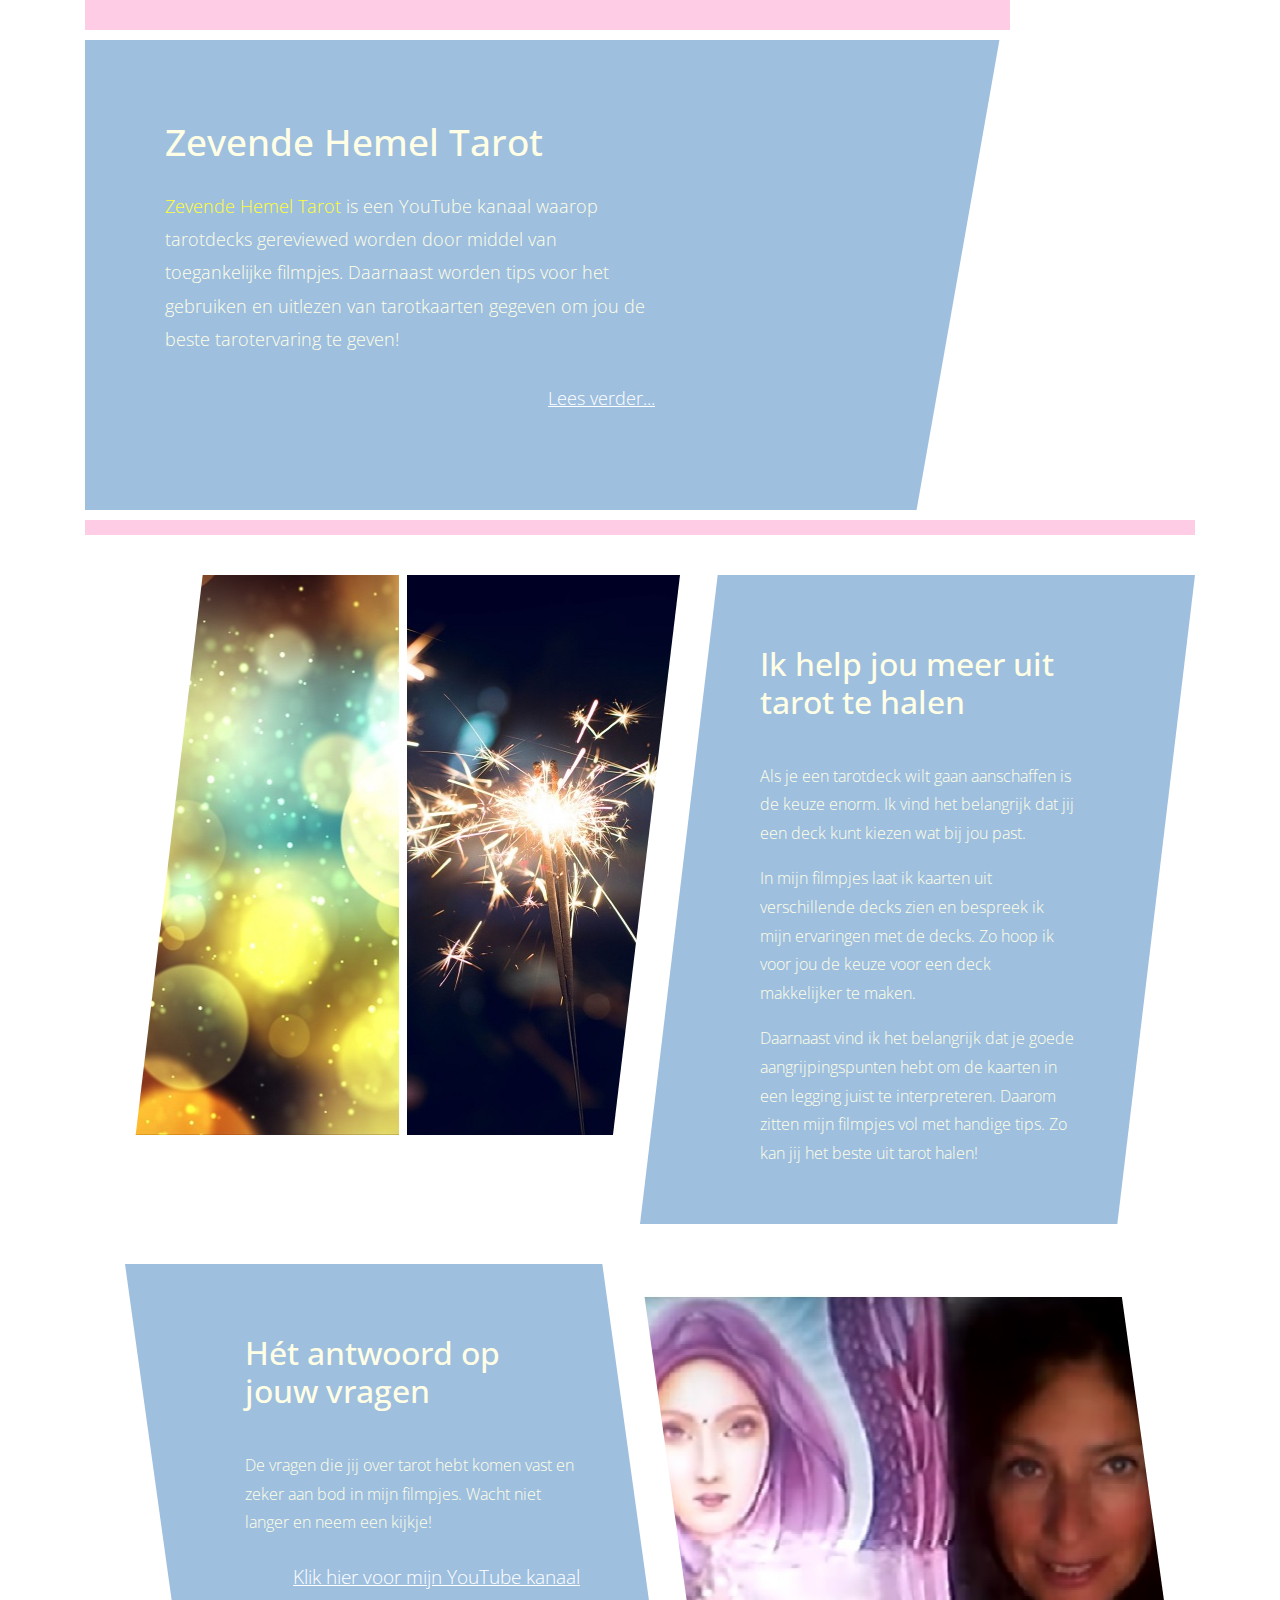
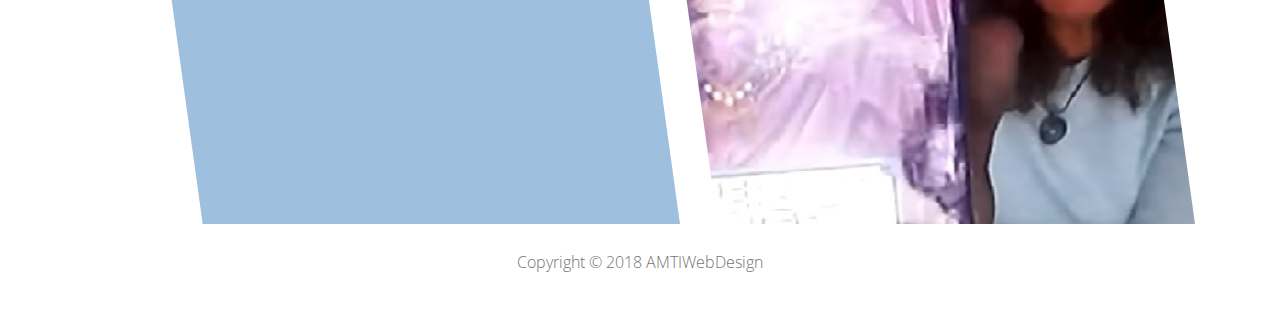
<file: index.html>
<!DOCTYPE html>
<html lang="en">

<head>
  <meta charset="utf-8">
  <meta name="viewport" content="width=device-width, initial-scale=1">

  <title>Zevende Hemel Tarot</title>
<!-- 

Website voor Zevende Hemel Tarot

-->
  <script>
    // detect IE8 and above, and edge
    if (document.documentMode || /Edge/.test(navigator.userAgent)) {
        alert('Please use Chrome or Firefox for best browsing experience!');
    }
  </script>

  <!-- load CSS -->
  <link rel="stylesheet" href="https://fonts.googleapis.com/css?family=Open+Sans:300,400">  <!-- Google web font "Open Sans" -->
  <link rel="stylesheet" href="css/bootstrap.min.css">                                      <!-- https://getbootstrap.com/ -->
  <link rel="stylesheet" href="css/fontawesome-all.min.css">                                <!-- Font awesome -->
  <link rel="stylesheet" href="slick/slick.css">
  <link rel="stylesheet" href="slick/slick-theme.css">
  <link rel="stylesheet" href="css/templatemo-style.css">                                     <!-- Templatemo style -->

</head>

<body>

  <!-- Loader -->
  <div id="loader-wrapper">
    <div id="loader"></div>
    <div class="loader-section section-left"></div>
    <div class="loader-section section-right"></div>
  </div>

  <div class="container">
    <div class="tm-top-bar"></div>

    <!-- Welcome section -->
    <section class="tm-welcome">

      <div class="tm-welcome-left">
        <!-- Logo -->
        
        <div class="tm-welcome-content">
  

          <h2 class="tm-mb-25">Zevende Hemel Tarot</h2>
          <p class="tm-font-big"><a rel="nofollow" href="https://www.youtube.com/channel/UC4KO50mp0BezW4tQfu_x_fQ/about" target="_blank">Zevende Hemel Tarot</a> is een YouTube kanaal waarop tarotdecks gereviewed worden door middel van toegankelijke filmpjes. Daarnaast worden tips voor het gebruiken en uitlezen van tarotkaarten gegeven om jou de beste tarotervaring te geven!</p>
          <p class="tm-welcome-link tm-font-big"> Lees verder...</p>
        </div>
      </div>
      <div class="tm-welcome-right"></div>

    </section>
    <div class="tm-bar-2"></div>

    <section class="row tm-section-mb tm-section-2">
      <div class="col-md-12 tm-section-2-inner">
        <div class="tm-section-2-left">
              <div class="tm-img-container tm-img-container-1"></div>
              <div class="tm-img-container tm-img-container-2"></div>
        </div>
        <div class="tm-section-2-right tm-bg-primary">
          <div class="tm-section-2-text">
            <h2 class="tm-section-2-header tm-mb-45">Ik help jou meer uit tarot te halen</h2>
            <p>Als je een tarotdeck wilt gaan aanschaffen is de keuze enorm. Ik vind het belangrijk dat jij een deck kunt kiezen wat bij jou past. <p> In mijn filmpjes laat ik kaarten uit verschillende decks zien en bespreek ik mijn ervaringen met de decks. Zo hoop ik voor jou de keuze voor een deck makkelijker te maken. </p>
            <p> Daarnaast vind ik het belangrijk dat je goede aangrijpingspunten hebt om de kaarten in een legging juist te interpreteren. Daarom zitten mijn filmpjes vol met handige tips. Zo kan jij het beste uit tarot halen!
            		</p>
          </div>
        </div>
      </div>
    </section>

    <section class="row tm-section-3">
      <div class="col-md-12 tm-section-3-inner">
        <div class="tm-section-3-left tm-bg-primary">
          <div class="tm-section-3-text">
		  <h2 class="tm-section-2-header tm-mb-45">Hét antwoord op jouw vragen</h2>
           
            <h2 class="tm-section-3-header tm-mb-35"></h2>
            <p>De vragen die jij over tarot hebt komen vast en zeker aan bod in mijn filmpjes. Wacht niet langer en neem een kijkje!</p>
            <a href="https://www.youtube.com/channel/UC4KO50mp0BezW4tQfu_x_fQ/about" class="d-block tm-welcome-link" target="_blank">Klik hier voor mijn YouTube kanaal</a>
          </div>
        </div>
        <div class="tm-section-3-right">
          <div class="tm-img-container tm-img-container-3"></div>
        </div>
      </div>
  </section>

  

  <footer class="pt-4 pb-4">
    <p class="text-center tm-text-light-dark">Copyright &copy; 2018 AMTIWebDesign 
    
   
  </footer>

</div> <!-- container -->

<script src="js/jquery-3.2.1.slim.min.js"></script>
<script src="slick/slick.min.js"></script>
<script>

  $(function(){
    $('.tm-gallery').slick({
      dots: true,
      infinite: true,
      slidesToShow: 4,
      slidesToScroll: 2,
      responsive: [
      {
        breakpoint: 991,
        settings: {
          slidesToShow: 3,
          slidesToScroll: 2
        }
      },
      {
        breakpoint: 767,
        settings: {
          slidesToShow: 2,
          slidesToScroll: 1
        }
      },
      {
        breakpoint: 480,
        settings: {
          slidesToShow: 1,
          slidesToScroll: 1
        }
      }
      // You can unslick at a given breakpoint now by adding:
      // settings: "unslick"
      // instead of a settings object
    ]
    });
  });

</script>
</body>
</html>
</file>
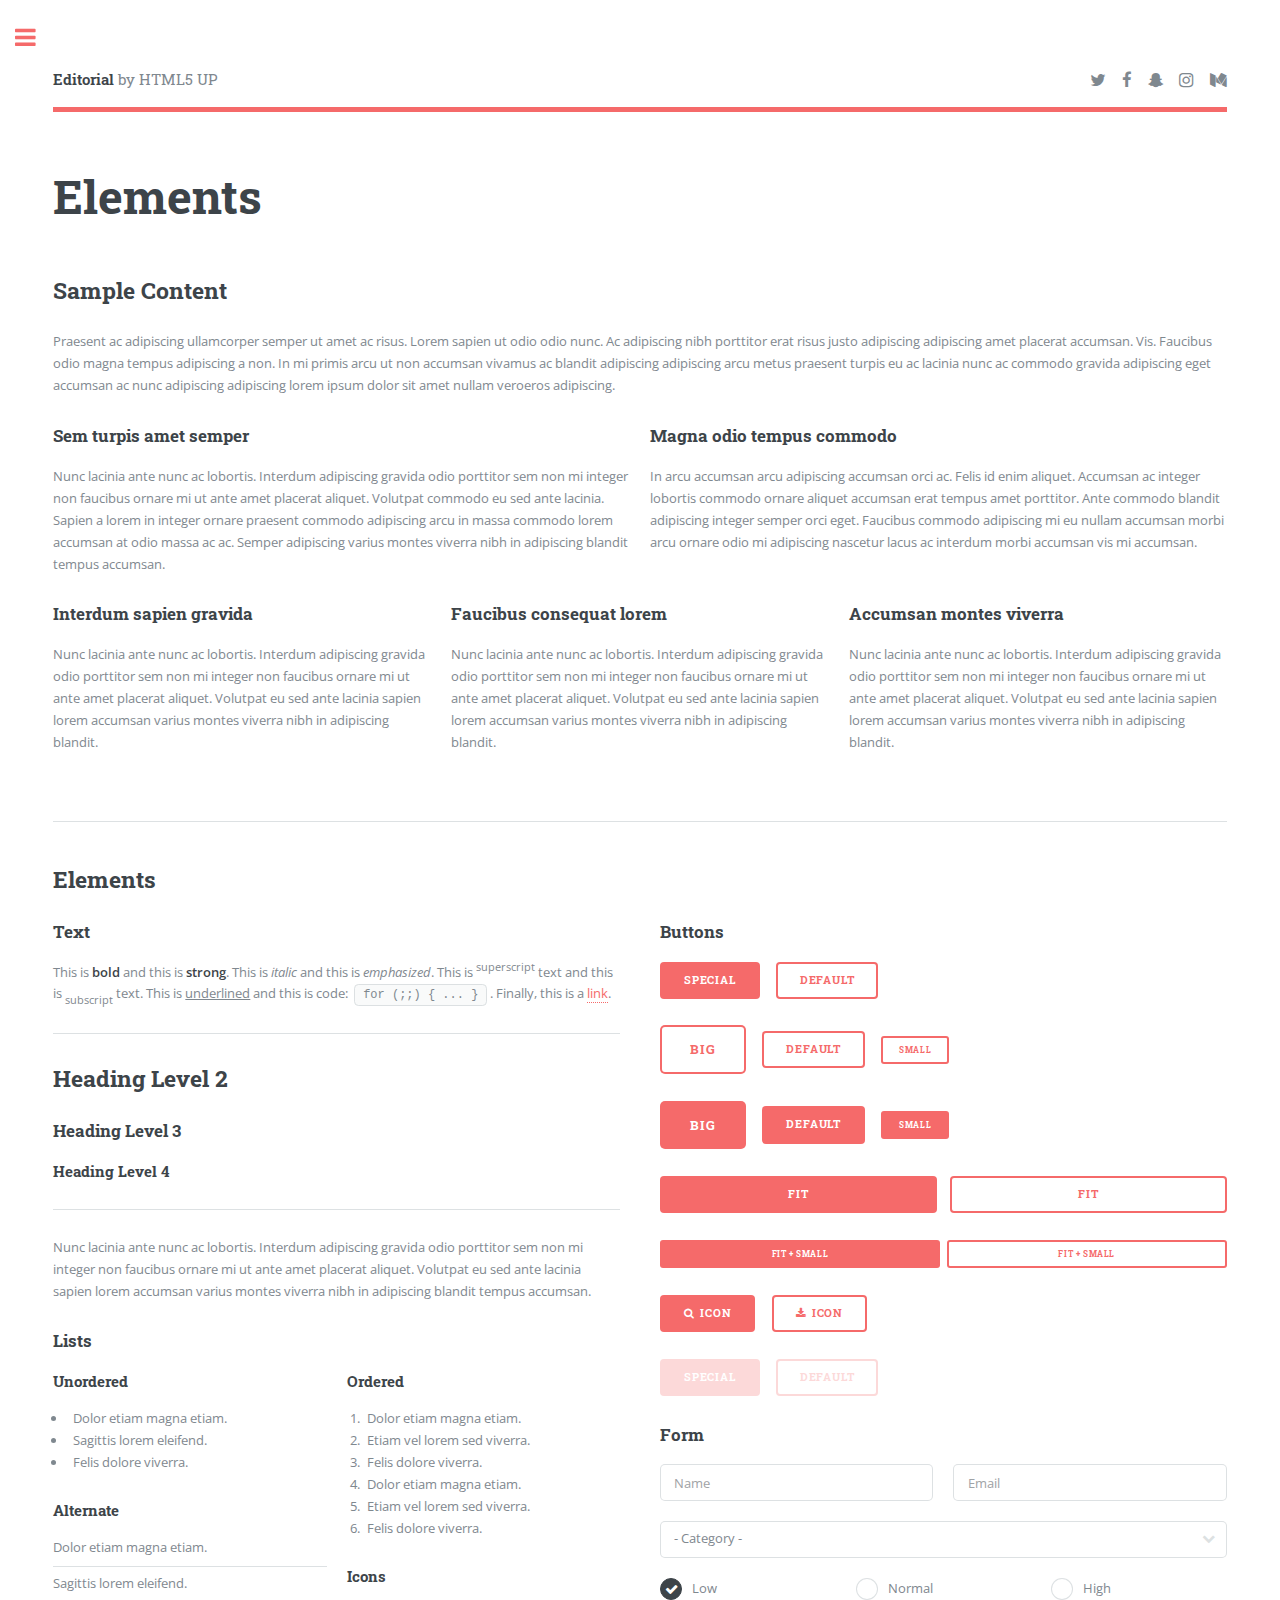
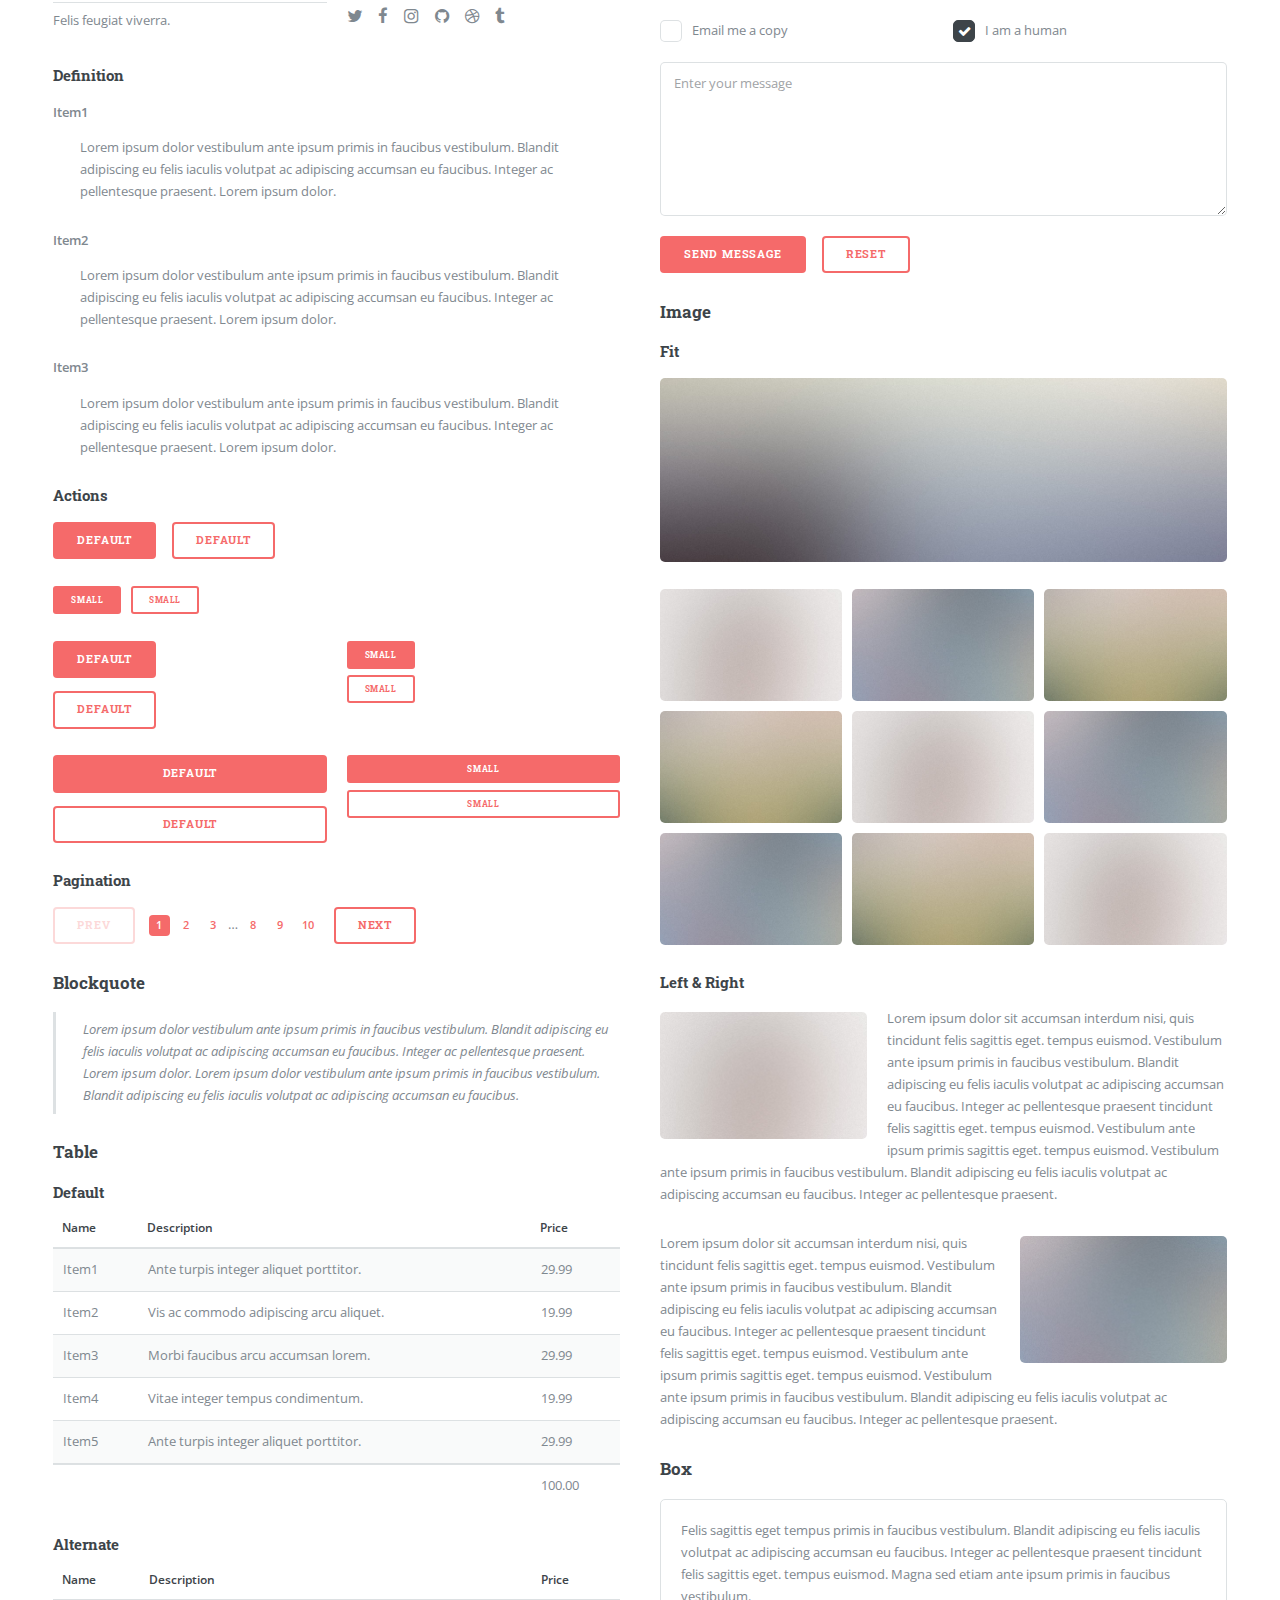
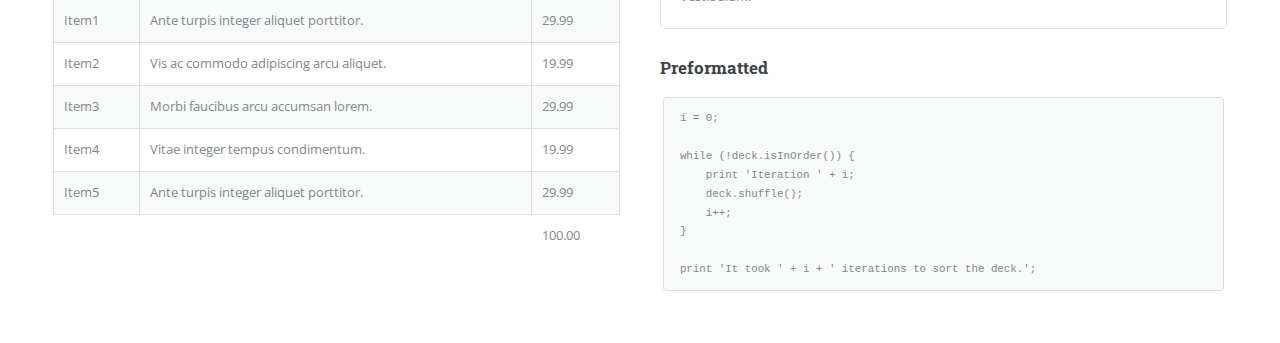
<file: elements.html>
<!DOCTYPE HTML>
<!--
	Editorial by HTML5 UP
	html5up.net | @ajlkn
	Free for personal and commercial use under the CCA 3.0 license (html5up.net/license)
-->
<html>
	<head>
		<title>Elements - Editorial by HTML5 UP</title>
		<meta charset="utf-8" />
		<meta name="viewport" content="width=device-width, initial-scale=1, user-scalable=no" />
		<!--[if lte IE 8]><script src="assets/js/ie/html5shiv.js"></script><![endif]-->
		<link rel="stylesheet" href="assets/css/main.css" />
		<!--[if lte IE 9]><link rel="stylesheet" href="assets/css/ie9.css" /><![endif]-->
		<!--[if lte IE 8]><link rel="stylesheet" href="assets/css/ie8.css" /><![endif]-->
	</head>
	<body>

		<!-- Wrapper -->
			<div id="wrapper">

				<!-- Main -->
					<div id="main">
						<div class="inner">

							<!-- Header -->
								<header id="header">
									<a href="index.html" class="logo"><strong>Editorial</strong> by HTML5 UP</a>
									<ul class="icons">
										<li><a href="#" class="icon fa-twitter"><span class="label">Twitter</span></a></li>
										<li><a href="#" class="icon fa-facebook"><span class="label">Facebook</span></a></li>
										<li><a href="#" class="icon fa-snapchat-ghost"><span class="label">Snapchat</span></a></li>
										<li><a href="#" class="icon fa-instagram"><span class="label">Instagram</span></a></li>
										<li><a href="#" class="icon fa-medium"><span class="label">Medium</span></a></li>
									</ul>
								</header>

							<!-- Content -->
								<section>
									<header class="main">
										<h1>Elements</h1>
									</header>

									<!-- Content -->
										<h2 id="content">Sample Content</h2>
										<p>Praesent ac adipiscing ullamcorper semper ut amet ac risus. Lorem sapien ut odio odio nunc. Ac adipiscing nibh porttitor erat risus justo adipiscing adipiscing amet placerat accumsan. Vis. Faucibus odio magna tempus adipiscing a non. In mi primis arcu ut non accumsan vivamus ac blandit adipiscing adipiscing arcu metus praesent turpis eu ac lacinia nunc ac commodo gravida adipiscing eget accumsan ac nunc adipiscing adipiscing lorem ipsum dolor sit amet nullam veroeros adipiscing.</p>
										<div class="row">
											<div class="6u 12u$(small)">
												<h3>Sem turpis amet semper</h3>
												<p>Nunc lacinia ante nunc ac lobortis. Interdum adipiscing gravida odio porttitor sem non mi integer non faucibus ornare mi ut ante amet placerat aliquet. Volutpat commodo eu sed ante lacinia. Sapien a lorem in integer ornare praesent commodo adipiscing arcu in massa commodo lorem accumsan at odio massa ac ac. Semper adipiscing varius montes viverra nibh in adipiscing blandit tempus accumsan.</p>
											</div>
											<div class="6u$ 12u$(small)">
												<h3>Magna odio tempus commodo</h3>
												<p>In arcu accumsan arcu adipiscing accumsan orci ac. Felis id enim aliquet. Accumsan ac integer lobortis commodo ornare aliquet accumsan erat tempus amet porttitor. Ante commodo blandit adipiscing integer semper orci eget. Faucibus commodo adipiscing mi eu nullam accumsan morbi arcu ornare odio mi adipiscing nascetur lacus ac interdum morbi accumsan vis mi accumsan.</p>
											</div>
											<!-- Break -->
											<div class="4u 12u$(medium)">
												<h3>Interdum sapien gravida</h3>
												<p>Nunc lacinia ante nunc ac lobortis. Interdum adipiscing gravida odio porttitor sem non mi integer non faucibus ornare mi ut ante amet placerat aliquet. Volutpat eu sed ante lacinia sapien lorem accumsan varius montes viverra nibh in adipiscing blandit.</p>
											</div>
											<div class="4u 12u$(medium)">
												<h3>Faucibus consequat lorem</h3>
												<p>Nunc lacinia ante nunc ac lobortis. Interdum adipiscing gravida odio porttitor sem non mi integer non faucibus ornare mi ut ante amet placerat aliquet. Volutpat eu sed ante lacinia sapien lorem accumsan varius montes viverra nibh in adipiscing blandit.</p>
											</div>
											<div class="4u$ 12u$(medium)">
												<h3>Accumsan montes viverra</h3>
												<p>Nunc lacinia ante nunc ac lobortis. Interdum adipiscing gravida odio porttitor sem non mi integer non faucibus ornare mi ut ante amet placerat aliquet. Volutpat eu sed ante lacinia sapien lorem accumsan varius montes viverra nibh in adipiscing blandit.</p>
											</div>
										</div>

									<hr class="major" />

									<!-- Elements -->
										<h2 id="elements">Elements</h2>
										<div class="row 200%">
											<div class="6u 12u$(medium)">

												<!-- Text stuff -->
													<h3>Text</h3>
													<p>This is <b>bold</b> and this is <strong>strong</strong>. This is <i>italic</i> and this is <em>emphasized</em>.
													This is <sup>superscript</sup> text and this is <sub>subscript</sub> text.
													This is <u>underlined</u> and this is code: <code>for (;;) { ... }</code>.
													Finally, this is a <a href="#">link</a>.</p>
													<hr />
													<h2>Heading Level 2</h2>
													<h3>Heading Level 3</h3>
													<h4>Heading Level 4</h4>
													<hr />
													<p>Nunc lacinia ante nunc ac lobortis. Interdum adipiscing gravida odio porttitor sem non mi integer non faucibus ornare mi ut ante amet placerat aliquet. Volutpat eu sed ante lacinia sapien lorem accumsan varius montes viverra nibh in adipiscing blandit tempus accumsan.</p>

												<!-- Lists -->
													<h3>Lists</h3>
													<div class="row">
														<div class="6u 12u$(small)">

															<h4>Unordered</h4>
															<ul>
																<li>Dolor etiam magna etiam.</li>
																<li>Sagittis lorem eleifend.</li>
																<li>Felis dolore viverra.</li>
															</ul>

															<h4>Alternate</h4>
															<ul class="alt">
																<li>Dolor etiam magna etiam.</li>
																<li>Sagittis lorem eleifend.</li>
																<li>Felis feugiat viverra.</li>
															</ul>

														</div>
														<div class="6u$ 12u$(small)">

															<h4>Ordered</h4>
															<ol>
																<li>Dolor etiam magna etiam.</li>
																<li>Etiam vel lorem sed viverra.</li>
																<li>Felis dolore viverra.</li>
																<li>Dolor etiam magna etiam.</li>
																<li>Etiam vel lorem sed viverra.</li>
																<li>Felis dolore viverra.</li>
															</ol>

															<h4>Icons</h4>
															<ul class="icons">
																<li><a href="#" class="icon fa-twitter"><span class="label">Twitter</span></a></li>
																<li><a href="#" class="icon fa-facebook"><span class="label">Facebook</span></a></li>
																<li><a href="#" class="icon fa-instagram"><span class="label">Instagram</span></a></li>
																<li><a href="#" class="icon fa-github"><span class="label">Github</span></a></li>
																<li><a href="#" class="icon fa-dribbble"><span class="label">Dribbble</span></a></li>
																<li><a href="#" class="icon fa-tumblr"><span class="label">Tumblr</span></a></li>
															</ul>

														</div>
													</div>
													<h4>Definition</h4>
													<dl>
														<dt>Item1</dt>
														<dd>
															<p>Lorem ipsum dolor vestibulum ante ipsum primis in faucibus vestibulum. Blandit adipiscing eu felis iaculis volutpat ac adipiscing accumsan eu faucibus. Integer ac pellentesque praesent. Lorem ipsum dolor.</p>
														</dd>
														<dt>Item2</dt>
														<dd>
															<p>Lorem ipsum dolor vestibulum ante ipsum primis in faucibus vestibulum. Blandit adipiscing eu felis iaculis volutpat ac adipiscing accumsan eu faucibus. Integer ac pellentesque praesent. Lorem ipsum dolor.</p>
														</dd>
														<dt>Item3</dt>
														<dd>
															<p>Lorem ipsum dolor vestibulum ante ipsum primis in faucibus vestibulum. Blandit adipiscing eu felis iaculis volutpat ac adipiscing accumsan eu faucibus. Integer ac pellentesque praesent. Lorem ipsum dolor.</p>
														</dd>
													</dl>

													<h4>Actions</h4>
													<ul class="actions">
														<li><a href="#" class="button special">Default</a></li>
														<li><a href="#" class="button">Default</a></li>
													</ul>
													<ul class="actions small">
														<li><a href="#" class="button special small">Small</a></li>
														<li><a href="#" class="button small">Small</a></li>
													</ul>
													<div class="row">
														<div class="6u 12u$(small)">
															<ul class="actions vertical">
																<li><a href="#" class="button special">Default</a></li>
																<li><a href="#" class="button">Default</a></li>
															</ul>
														</div>
														<div class="6u$ 12u$(small)">
															<ul class="actions vertical small">
																<li><a href="#" class="button special small">Small</a></li>
																<li><a href="#" class="button small">Small</a></li>
															</ul>
														</div>
														<div class="6u 12u$(small)">
															<ul class="actions vertical">
																<li><a href="#" class="button special fit">Default</a></li>
																<li><a href="#" class="button fit">Default</a></li>
															</ul>
														</div>
														<div class="6u$ 12u$(small)">
															<ul class="actions vertical small">
																<li><a href="#" class="button special small fit">Small</a></li>
																<li><a href="#" class="button small fit">Small</a></li>
															</ul>
														</div>
													</div>

													<h4>Pagination</h4>
													<ul class="pagination">
														<li><span class="button disabled">Prev</span></li>
														<li><a href="#" class="page active">1</a></li>
														<li><a href="#" class="page">2</a></li>
														<li><a href="#" class="page">3</a></li>
														<li><span>&hellip;</span></li>
														<li><a href="#" class="page">8</a></li>
														<li><a href="#" class="page">9</a></li>
														<li><a href="#" class="page">10</a></li>
														<li><a href="#" class="button">Next</a></li>
													</ul>

												<!-- Blockquote -->
													<h3>Blockquote</h3>
													<blockquote>Lorem ipsum dolor vestibulum ante ipsum primis in faucibus vestibulum. Blandit adipiscing eu felis iaculis volutpat ac adipiscing accumsan eu faucibus. Integer ac pellentesque praesent. Lorem ipsum dolor. Lorem ipsum dolor vestibulum ante ipsum primis in faucibus vestibulum. Blandit adipiscing eu felis iaculis volutpat ac adipiscing accumsan eu faucibus.</blockquote>

												<!-- Table -->
													<h3>Table</h3>

													<h4>Default</h4>
													<div class="table-wrapper">
														<table>
															<thead>
																<tr>
																	<th>Name</th>
																	<th>Description</th>
																	<th>Price</th>
																</tr>
															</thead>
															<tbody>
																<tr>
																	<td>Item1</td>
																	<td>Ante turpis integer aliquet porttitor.</td>
																	<td>29.99</td>
																</tr>
																<tr>
																	<td>Item2</td>
																	<td>Vis ac commodo adipiscing arcu aliquet.</td>
																	<td>19.99</td>
																</tr>
																<tr>
																	<td>Item3</td>
																	<td> Morbi faucibus arcu accumsan lorem.</td>
																	<td>29.99</td>
																</tr>
																<tr>
																	<td>Item4</td>
																	<td>Vitae integer tempus condimentum.</td>
																	<td>19.99</td>
																</tr>
																<tr>
																	<td>Item5</td>
																	<td>Ante turpis integer aliquet porttitor.</td>
																	<td>29.99</td>
																</tr>
															</tbody>
															<tfoot>
																<tr>
																	<td colspan="2"></td>
																	<td>100.00</td>
																</tr>
															</tfoot>
														</table>
													</div>

													<h4>Alternate</h4>
													<div class="table-wrapper">
														<table class="alt">
															<thead>
																<tr>
																	<th>Name</th>
																	<th>Description</th>
																	<th>Price</th>
																</tr>
															</thead>
															<tbody>
																<tr>
																	<td>Item1</td>
																	<td>Ante turpis integer aliquet porttitor.</td>
																	<td>29.99</td>
																</tr>
																<tr>
																	<td>Item2</td>
																	<td>Vis ac commodo adipiscing arcu aliquet.</td>
																	<td>19.99</td>
																</tr>
																<tr>
																	<td>Item3</td>
																	<td> Morbi faucibus arcu accumsan lorem.</td>
																	<td>29.99</td>
																</tr>
																<tr>
																	<td>Item4</td>
																	<td>Vitae integer tempus condimentum.</td>
																	<td>19.99</td>
																</tr>
																<tr>
																	<td>Item5</td>
																	<td>Ante turpis integer aliquet porttitor.</td>
																	<td>29.99</td>
																</tr>
															</tbody>
															<tfoot>
																<tr>
																	<td colspan="2"></td>
																	<td>100.00</td>
																</tr>
															</tfoot>
														</table>
													</div>

											</div>
											<div class="6u$ 12u$(medium)">

												<!-- Buttons -->
													<h3>Buttons</h3>
													<ul class="actions">
														<li><a href="#" class="button special">Special</a></li>
														<li><a href="#" class="button">Default</a></li>
													</ul>
													<ul class="actions">
														<li><a href="#" class="button big">Big</a></li>
														<li><a href="#" class="button">Default</a></li>
														<li><a href="#" class="button small">Small</a></li>
													</ul>
													<ul class="actions">
														<li><a href="#" class="button special big">Big</a></li>
														<li><a href="#" class="button special">Default</a></li>
														<li><a href="#" class="button special small">Small</a></li>
													</ul>
													<ul class="actions fit">
														<li><a href="#" class="button special fit">Fit</a></li>
														<li><a href="#" class="button fit">Fit</a></li>
													</ul>
													<ul class="actions fit small">
														<li><a href="#" class="button special fit small">Fit + Small</a></li>
														<li><a href="#" class="button fit small">Fit + Small</a></li>
													</ul>
													<ul class="actions">
														<li><a href="#" class="button special icon fa-search">Icon</a></li>
														<li><a href="#" class="button icon fa-download">Icon</a></li>
													</ul>
													<ul class="actions">
														<li><span class="button special disabled">Special</span></li>
														<li><span class="button disabled">Default</span></li>
													</ul>

												<!-- Form -->
													<h3>Form</h3>

													<form method="post" action="#">
														<div class="row uniform">
															<div class="6u 12u$(xsmall)">
																<input type="text" name="demo-name" id="demo-name" value="" placeholder="Name" />
															</div>
															<div class="6u$ 12u$(xsmall)">
																<input type="email" name="demo-email" id="demo-email" value="" placeholder="Email" />
															</div>
															<!-- Break -->
															<div class="12u$">
																<div class="select-wrapper">
																	<select name="demo-category" id="demo-category">
																		<option value="">- Category -</option>
																		<option value="1">Manufacturing</option>
																		<option value="1">Shipping</option>
																		<option value="1">Administration</option>
																		<option value="1">Human Resources</option>
																	</select>
																</div>
															</div>
															<!-- Break -->
															<div class="4u 12u$(small)">
																<input type="radio" id="demo-priority-low" name="demo-priority" checked>
																<label for="demo-priority-low">Low</label>
															</div>
															<div class="4u 12u$(small)">
																<input type="radio" id="demo-priority-normal" name="demo-priority">
																<label for="demo-priority-normal">Normal</label>
															</div>
															<div class="4u$ 12u$(small)">
																<input type="radio" id="demo-priority-high" name="demo-priority">
																<label for="demo-priority-high">High</label>
															</div>
															<!-- Break -->
															<div class="6u 12u$(small)">
																<input type="checkbox" id="demo-copy" name="demo-copy">
																<label for="demo-copy">Email me a copy</label>
															</div>
															<div class="6u$ 12u$(small)">
																<input type="checkbox" id="demo-human" name="demo-human" checked>
																<label for="demo-human">I am a human</label>
															</div>
															<!-- Break -->
															<div class="12u$">
																<textarea name="demo-message" id="demo-message" placeholder="Enter your message" rows="6"></textarea>
															</div>
															<!-- Break -->
															<div class="12u$">
																<ul class="actions">
																	<li><input type="submit" value="Send Message" class="special" /></li>
																	<li><input type="reset" value="Reset" /></li>
																</ul>
															</div>
														</div>
													</form>

												<!-- Image -->
													<h3>Image</h3>

													<h4>Fit</h4>
													<span class="image fit"><img src="images/pic11.jpg" alt="" /></span>
													<div class="box alt">
														<div class="row 50% uniform">
															<div class="4u"><span class="image fit"><img src="images/pic01.jpg" alt="" /></span></div>
															<div class="4u"><span class="image fit"><img src="images/pic02.jpg" alt="" /></span></div>
															<div class="4u$"><span class="image fit"><img src="images/pic03.jpg" alt="" /></span></div>
															<!-- Break -->
															<div class="4u"><span class="image fit"><img src="images/pic03.jpg" alt="" /></span></div>
															<div class="4u"><span class="image fit"><img src="images/pic01.jpg" alt="" /></span></div>
															<div class="4u$"><span class="image fit"><img src="images/pic02.jpg" alt="" /></span></div>
															<!-- Break -->
															<div class="4u"><span class="image fit"><img src="images/pic02.jpg" alt="" /></span></div>
															<div class="4u"><span class="image fit"><img src="images/pic03.jpg" alt="" /></span></div>
															<div class="4u$"><span class="image fit"><img src="images/pic01.jpg" alt="" /></span></div>
														</div>
													</div>

													<h4>Left &amp; Right</h4>
													<p><span class="image left"><img src="images/pic01.jpg" alt="" /></span>Lorem ipsum dolor sit accumsan interdum nisi, quis tincidunt felis sagittis eget. tempus euismod. Vestibulum ante ipsum primis in faucibus vestibulum. Blandit adipiscing eu felis iaculis volutpat ac adipiscing accumsan eu faucibus. Integer ac pellentesque praesent tincidunt felis sagittis eget. tempus euismod. Vestibulum ante ipsum primis sagittis eget. tempus euismod. Vestibulum ante ipsum primis in faucibus vestibulum. Blandit adipiscing eu felis iaculis volutpat ac adipiscing accumsan eu faucibus. Integer ac pellentesque praesent.</p>
													<p><span class="image right"><img src="images/pic02.jpg" alt="" /></span>Lorem ipsum dolor sit accumsan interdum nisi, quis tincidunt felis sagittis eget. tempus euismod. Vestibulum ante ipsum primis in faucibus vestibulum. Blandit adipiscing eu felis iaculis volutpat ac adipiscing accumsan eu faucibus. Integer ac pellentesque praesent tincidunt felis sagittis eget. tempus euismod. Vestibulum ante ipsum primis sagittis eget. tempus euismod. Vestibulum ante ipsum primis in faucibus vestibulum. Blandit adipiscing eu felis iaculis volutpat ac adipiscing accumsan eu faucibus. Integer ac pellentesque praesent.</p>

												<!-- Box -->
													<h3>Box</h3>
													<div class="box">
														<p>Felis sagittis eget tempus primis in faucibus vestibulum. Blandit adipiscing eu felis iaculis volutpat ac adipiscing accumsan eu faucibus. Integer ac pellentesque praesent tincidunt felis sagittis eget. tempus euismod. Magna sed etiam ante ipsum primis in faucibus vestibulum.</p>
													</div>

												<!-- Preformatted Code -->
													<h3>Preformatted</h3>
													<pre><code>i = 0;

while (!deck.isInOrder()) {
    print 'Iteration ' + i;
    deck.shuffle();
    i++;
}

print 'It took ' + i + ' iterations to sort the deck.';
</code></pre>

											</div>
										</div>

								</section>

						</div>
					</div>

				<!-- Sidebar -->
					<div id="sidebar">
						<div class="inner">

							<!-- Search -->
								<section id="search" class="alt">
									<form method="post" action="#">
										<input type="text" name="query" id="query" placeholder="Search" />
									</form>
								</section>

							<!-- Menu -->
								<nav id="menu">
									<header class="major">
										<h2>Menu</h2>
									</header>
									<ul>
										<li><a href="index.html">Homepage</a></li>
										<li><a href="generic.html">Generic</a></li>
										<li><a href="elements.html">Elements</a></li>
										<li>
											<span class="opener">Submenu</span>
											<ul>
												<li><a href="#">Lorem Dolor</a></li>
												<li><a href="#">Ipsum Adipiscing</a></li>
												<li><a href="#">Tempus Magna</a></li>
												<li><a href="#">Feugiat Veroeros</a></li>
											</ul>
										</li>
										<li><a href="#">Etiam Dolore</a></li>
										<li><a href="#">Adipiscing</a></li>
										<li>
											<span class="opener">Another Submenu</span>
											<ul>
												<li><a href="#">Lorem Dolor</a></li>
												<li><a href="#">Ipsum Adipiscing</a></li>
												<li><a href="#">Tempus Magna</a></li>
												<li><a href="#">Feugiat Veroeros</a></li>
											</ul>
										</li>
										<li><a href="#">Maximus Erat</a></li>
										<li><a href="#">Sapien Mauris</a></li>
										<li><a href="#">Amet Lacinia</a></li>
									</ul>
								</nav>

							<!-- Section -->
								<section>
									<header class="major">
										<h2>Ante interdum</h2>
									</header>
									<div class="mini-posts">
										<article>
											<a href="#" class="image"><img src="images/pic07.jpg" alt="" /></a>
											<p>Aenean ornare velit lacus, ac varius enim lorem ullamcorper dolore aliquam.</p>
										</article>
										<article>
											<a href="#" class="image"><img src="images/pic08.jpg" alt="" /></a>
											<p>Aenean ornare velit lacus, ac varius enim lorem ullamcorper dolore aliquam.</p>
										</article>
										<article>
											<a href="#" class="image"><img src="images/pic09.jpg" alt="" /></a>
											<p>Aenean ornare velit lacus, ac varius enim lorem ullamcorper dolore aliquam.</p>
										</article>
									</div>
									<ul class="actions">
										<li><a href="#" class="button">More</a></li>
									</ul>
								</section>

							<!-- Section -->
								<section>
									<header class="major">
										<h2>Get in touch</h2>
									</header>
									<p>Sed varius enim lorem ullamcorper dolore aliquam aenean ornare velit lacus, ac varius enim lorem ullamcorper dolore. Proin sed aliquam facilisis ante interdum. Sed nulla amet lorem feugiat tempus aliquam.</p>
									<ul class="contact">
										<li class="fa-envelope-o"><a href="#">information@untitled.tld</a></li>
										<li class="fa-phone">(000) 000-0000</li>
										<li class="fa-home">1234 Somewhere Road #8254<br />
										Nashville, TN 00000-0000</li>
									</ul>
								</section>

							<!-- Footer -->
								<footer id="footer">
									<p class="copyright">&copy; Untitled. All rights reserved. Demo Images: <a href="https://unsplash.com">Unsplash</a>. Design: <a href="https://html5up.net">HTML5 UP</a>.</p>
								</footer>

						</div>
					</div>

			</div>

		<!-- Scripts -->
			<script src="assets/js/jquery.min.js"></script>
			<script src="assets/js/skel.min.js"></script>
			<script src="assets/js/util.js"></script>
			<!--[if lte IE 8]><script src="assets/js/ie/respond.min.js"></script><![endif]-->
			<script src="assets/js/main.js"></script>

	</body>
</html>
</file>
<file: css/templatemo-style.css>
/*

Zevende Hemel Tarot

---------------------------------------

COLORS
primary: #ffcce6;
accent: #CEC0AE;
accent dar: #786247;
text dark: #333333;
text light dark: #747474;

header 1 mb: 25px;
header 2 mb: 45px;
header 3 mb: 35px;
header 4 & 5 mb: 50px;
others mb: 40px;
*/

body {
  font-family: 'Open Sans', Helvetica, Arial, sans-serif;
  font-size: 19px;
  font-weight: 300;
  color: #ffffe6;
  overflow-x: hidden;
}

.tm-mb-25 { margin-bottom: 25px; }
.tm-mb-35 { margin-bottom: 35px; }
.tm-mb-40 { margin-bottom: 40px; }
.tm-mb-45 { margin-bottom: 45px; }
.tm-mb-50 { margin-bottom: 50px; }
.tm-gallery-pad { padding: 40px 50px; }
.tm-gallery-item { margin: 0 5px; }

/*
.tm-gallery-container { max-width: 960px; }
*/

h1 { font-size: 2.5rem; }
.tm-site-name { text-shadow: 3px 3px 4px #666; }
a { transition: all 0.3s ease; }
.tm-line-height-2 { line-height: 2; }
.tm-text-dark { color: #333333; }
.tm-text-light-dark { color: #747474; }
a.tm-text-light-dark:hover { color: #747474; }

.tm-top-bar {
  background-color: #ffcce6;
  max-width: 925px;
  width: 100%;
  height: 30px;
  margin-bottom: 10px;
}

.tm-bar-2 {
  background-color: #ffcce6;
  width: 100%;
  height: 15px;
  margin-top: 10px;
  margin-bottom: 40px;
}

.tm-logo {
    width: 370px;
    height: 370px;
    background: url(../img/logo-bg.png) center no-repeat;
    background-size: cover;
    position: absolute;
    right: -13%;
    top: 18%;
    display: flex;
    align-items: center;
    justify-content: center;
    z-index: 100;
}

.tm-welcome { display: flex; }

.tm-welcome-left {
  background-color: #9fbfdf;
  padding: 80px;
  max-width: 925px;
  width: 84%;
  position: relative;
}

.tm-welcome-right {
  max-width: 205px;
  width: 16%;
  -webkit-transform: skew(-10deg);
  transform: skew(-10deg);
  background: #ffffff;
  margin-left: -52px;
}

.tm-welcome-content { max-width: 490px; }
.tm-font-big { font-size: 1.15rem; }

.tm-font-big a { color: #FF3; }

.tm-font-normal { font-size: 1rem; }

.tm-welcome-icon {
  padding: 0 30px 60px;
  margin-left: 30px;
}

h2 { font-size: 2.3rem; }

p {
  line-height: 1.8;
  font-size: 1rem;
}

.tm-welcome-link {
  text-decoration: underline;
  float: right;
  color: white;
  margin-top: 10px;
}

.tm-welcome-link:hover,
.tm-welcome-link:focus {
  text-decoration: none;
  color: white;
}

.tm-section-mb { margin-bottom: 40px; }
.tm-section-pb { padding-bottom: 120px; }
.tm-section-pt { padding-top: 135px; }

.tm-section-2-header {
  font-size: 2rem;
  margin-bottom: 40px;
}

.tm-section-2-inner,
.tm-section-3-inner {
  display: flex;
  justify-content: flex-end;
}

.tm-section-3 { min-height: 560px; }

.tm-section-2-left {
  display: flex;
  width: 50%;
  min-height: 560px;
  -webkit-clip-path: polygon(14% 0%, 100% 0%, 86% 100%, 0% 100%);
  clip-path: polygon(14% 0%, 100% 0%, 86% 100%, 0% 100%);
}


.tm-section-2-right {
  padding: 70px 120px 40px;
  width: 50%;
  margin-left: -40px;
  -webkit-clip-path: polygon(14% 0%, 100% 0%, 86% 100%, 0% 100%);
  clip-path: polygon(14% 0%, 100% 0%, 86% 100%, 0% 100%);
}

.tm-img-container {
  width: 100%;
  height: 100%;
  background-repeat: no-repeat;
}

.tm-img-container-1 {
  background-image: url(../img/een.jpg);
  background-position: top center;
}

.tm-img-container-2 {
  background-image: url(../img/twee.jpg);
  background-position: top center;
  margin-left: 8px;
}

.tm-img-container-3 {
  background-image: url(../img/foto1.jpg);
  background-position: top center;
}

.tm-img { width: 49%; }
.tm-bg-primary { background-color: #9fbfdf; }
.tm-bg-accent { background-color: #CEC0AE; }

.tm-section-3-left {
  padding: 70px 100px 80px 120px;
  width: 50%;
  -webkit-clip-path: polygon(0 0, 86% 0, 100% 100%, 14% 100%);
  clip-path: polygon(0 0, 86% 0, 100% 100%, 14% 100%);
  min-height: 560px;
}

.tm-section-3-right {
  width: 50%;
  height: 100%;
  -webkit-clip-path: polygon(0 0, 86% 0, 100% 100%, 14% 100%);
  clip-path: polygon(0 0, 86% 0, 100% 100%, 14% 100%); /*https://bennettfeely.com/clippy/*/
  margin-left: -40px;
}

.tm-p-ml { margin-left: -35px; }

.slick-dotted.slick-slider {
    margin-bottom: 15px;
    padding-bottom: 25px;
}

.slick-dots li button:before {
  font-size: 75px;
  font-weight: 700;
  content:'-';
  opacity: 1;
  color: #AB9376;
  transition: all 0.3s ease;
}

.slick-dots li.slick-active button:before,
.slick-dots li:hover button:before {
  opacity: 1;
  color: #786249;
}

.slick-dots li button { width: 30px; }
.slick-dots li { margin: 0 10px; }
.tm-contact-left-col { min-height: 600px; }

.tm-contact-left {
  -webkit-clip-path: circle(50% at 50% 50%);
  clip-path: circle(47% at 50% 50%);
  display: flex;
  align-items: center;
  justify-content: center;
  width: 90%;
  height: 85%;
  margin-left: auto;
  margin-right: auto;
}

.tm-contact-left-inner { width: 50%; }

.tm-contact-form {
  padding-top: 120px;
  padding-bottom: 120px;
}

.tm-contact-header {
  font-size: 1.8rem;
  font-weight: 300;
}

.tm-contact-link {
  font-size: 1rem;
  color: white;
  margin-bottom: 10px;
}

.tm-contact-link:hover,
.tm-contact-link:focus {
  color: white;
}

.form-control {
  border: none;
  border-bottom: 1px solid #ffcce6;
  border-radius: 0;
}

.form-control:focus {
  border-bottom: 2px solid #ad0c10;
  box-shadow: none;
}

.btn-primary {
  background-color: #ffcce6;
  border-color: #ffcce6;
}

.btn-primary:hover {
  background-color: #ac4747;
  border-color: #ac4747;
}

.tm-btn-round {
    padding: 26px 20px;
    border-radius: 50%;
}

.tm-fl-right { float: right; }

/* Image hover effect */
.grid figure {
    position: relative;
    float: left;
    overflow: hidden;
    height: auto;
    background: #3085a3;
    text-align: center;
    cursor: pointer;
}

.grid figure img {
    position: relative;
    display: block;
    min-height: 100%;
    max-width: 100%;
    opacity: 0.8;
}

.grid figure figcaption {
    padding: 2em;
    color: #fff;
    text-transform: uppercase;
    font-size: 1.25em;
    -webkit-backface-visibility: hidden;
    backface-visibility: hidden;
}

.grid figure figcaption, .grid figure figcaption > a {
    position: absolute;
    top: 0;
    left: 0;
    width: 100%;
    height: 100%;
}
.grid figure figcaption::before, .grid figure figcaption::after {
    pointer-events: none;
}
figure.effect-lexi:hover {
    background: #0a0a0a;
}

figure.effect-lexi:hover figcaption::before {
  background: rgba(0,0,0,0.25);
}

figure.effect-lexi p {
    position: absolute;
    right: 0;
    bottom: 0;
    padding: 0 1.5em .3em 0;
    width: 160px;
    text-align: right;
    opacity: 0;
    -webkit-transform: translate3d(20px,20px,0);
    transform: translate3d(20px,20px,0);
}

figure.effect-lexi img {
    margin: -10px 0 0 -10px;
    max-width: none;
    width: -webkit-calc(100% + 10px);
    width: calc(100% + 10px);
    opacity: 0.9;
    -webkit-transition: opacity 0.35s, -webkit-transform 0.35s;
    transition: opacity 0.35s, transform 0.35s;
    -webkit-transform: translate3d(10px,10px,0);
    transform: translate3d(10px,10px,0);
    -webkit-backface-visibility: hidden;
    backface-visibility: hidden;
}

figure.effect-lexi:hover h2, figure.effect-lexi:hover p {
    opacity: 1;
    -webkit-transform: translate3d(0,0,0);
    transform: translate3d(0,0,0);
}

figure.effect-lexi:hover img {
    opacity: 0.6;
    -webkit-transform: translate3d(0,0,0);
    transform: translate3d(0,0,0);
}

figure.effect-lexi:hover figcaption::before {
    opacity: 1;
    -webkit-transform: scale3d(1,1,1);
    transform: scale3d(1,1,1);
}

figure.effect-lexi figcaption::before {
    position: absolute;
    right: -100px;
    bottom: -100px;
    width: 300px;
    height: 300px;
    border: 2px solid #fff;
    border-radius: 50%;
    box-shadow: 0 0 0 900px rgba(255,255,255,0.2);
    content: '';
    opacity: 0;
    -webkit-transform: scale3d(0.5,0.5,1);
    transform: scale3d(0.5,0.5,1);
    -webkit-transform-origin: 50% 50%;
    transform-origin: 50% 50%;
}

figure.effect-lexi figcaption::before, figure.effect-lexi p {
    -webkit-transition: opacity 0.35s, -webkit-transform 0.35s;
    transition: opacity 0.35s, transform 0.35s;
}

@media (min-width: 1430px) {
  .tm-contact-left { width: 80%; }

  .container {
    max-width: 1430px;
    padding-left: 120px;
    padding-right: 120px;
  }
}

@media (max-width: 1310px) {
  .tm-bar-2 { max-width: 100%; }
}

@media (max-width: 1199px) {
  .tm-logo {
    width: 300px;
    height: 300px;
    top: 25%;
  }

  .tm-welcome-content { max-width: 450px; }

  .tm-top-bar,
  .tm-welcome-left {
    max-width: 782px;
  }

  .tm-welcome-right { margin-left: -55px; }
  .tm-section-3-left { padding-bottom: 63px; }

  .tm-section-3-right {
    -webkit-clip-path: polygon(0 0, 82% 0, 100% 100%, 15% 100%);
    clip-path: polygon(0 0, 82% 0, 100% 100%, 15% 100%);
  }
}

@media (max-width: 991px) {
  .tm-welcome { flex-direction: column-reverse; }
  .tm-logo {
    top: -250px;
    left: 0;
    right: 0;
    margin-left: auto;
    margin-right: auto;
  }
  .tm-welcome-left {
    max-width: 100%;
    width: 100%;
    padding-top: 100px;
  }
  .tm-welcome-content {
    max-width: 100%;
  }
  .tm-welcome-icons-container {
    display: flex;
    justify-content: center;
  }
  .tm-welcome-right {
    max-width: 100%;
    width: 100%;
    height: 250px;
    transform: skewY(-5deg);
    margin-bottom: -30px;
    margin-top: 80px;
    margin-left: 0;
  }

  .tm-section-2-inner {
    flex-direction: column;
    margin-left: 0;
  }

  .tm-section-2-left { margin-left: 0; }

  .tm-section-2-right {
    width: 100%;
    margin-top: 40px;
    margin-left: 0;
  }

  .tm-section-2-left {
    width: 100%;
    height: 560px;
  }

  .tm-section-3-inner { flex-direction: column-reverse; }

  .tm-section-3-left {
    width: 100%;
    margin-left: auto;
    margin-right: auto;
  }

  .tm-section-3-right {
    width: 100%;
    height: 560px;
    margin-bottom: 40px;
    margin-left: 0;
  }

  .tm-welcome-icon { padding: 0 30px 60px 0; }

  .tm-contact-left {
    clip-path: none;
    border-radius: 200px;
    width: 100%;
    height: 90%;
  }

  figure.effect-lexi figcaption::before {
    right: -110px;
    bottom: -80px;
  }
}

@media (max-width: 767px) {
  .tm-section-3-left { width: 100%; }
  .tm-contact-form { padding-top: 30px; }
}

@media (max-width: 480px) {
  .tm-welcome-icon {
    padding: 0 15px 40px;
    margin-left: 20px;
    font-size: 4em;
  }

  .tm-welcome-left { padding: 100px 40px 80px; }

  .tm-section-2-right {
    padding-left: 80px;
    padding-right: 80px;
  }

  .tm-section-3-left { padding: 70px 80px 80px 80px; }
  .tm-gallery-container { max-width: 350px; }
  .tm-contact-left-inner { width: 70%;}
}

@media (max-width: 420px) {
  .tm-section-3-left { padding: 70px 50px 80px 50px; }
}
</file>
<file: assets/css/ie9.css>
/*
	Editorial by HTML5 UP
	html5up.net | @ajlkn
	Free for personal and commercial use under the CCA 3.0 license (html5up.net/license)
*/

/* Features */

	.features:after {
		clear: both;
		content: '';
		display: block;
	}

	.features article {
		float: left;
	}

		.features article:after {
			clear: both;
			content: '';
			display: block;
		}

		.features article .icon {
			float: left;
		}

/* Posts */

	.posts:after {
		clear: both;
		content: '';
		display: block;
	}

	.posts article {
		float: left;
	}

/* Main */

	#main {
		padding-left: 24em;
	}

/* Sidebar */

	#sidebar {
		position: absolute;
		top: 0;
		left: 0;
		min-height: 100%;
		width: 24em;
	}

/* Banner */

	#banner:after {
		clear: both;
		content: '';
		display: block;
	}

	#banner .content {
		float: left;
		padding-right: 4em;
	}

	#banner .image {
		float: left;
		margin-left: 0;
	}
</file>
<file: assets/css/main.css>
@import url(font-awesome.min.css);
@import url("https://fonts.googleapis.com/css?family=Open+Sans:400,600,400italic,600italic|Roboto+Slab:400,700");

/*
	Editorial by HTML5 UP
	html5up.net | @ajlkn
	Free for personal and commercial use under the CCA 3.0 license (html5up.net/license)
*/

/* Reset */

	html, body, div, span, applet, object, iframe, h1, h2, h3, h4, h5, h6, p, blockquote, pre, a, abbr, acronym, address, big, cite, code, del, dfn, em, img, ins, kbd, q, s, samp, small, strike, strong, sub, sup, tt, var, b, u, i, center, dl, dt, dd, ol, ul, li, fieldset, form, label, legend, table, caption, tbody, tfoot, thead, tr, th, td, article, aside, canvas, details, embed, figure, figcaption, footer, header, hgroup, menu, nav, output, ruby, section, summary, time, mark, audio, video {
		margin: 0;
		padding: 0;
		border: 0;
		font-size: 100%;
		font: inherit;
		vertical-align: baseline;
	}

	article, aside, details, figcaption, figure, footer, header, hgroup, menu, nav, section {
		display: block;
	}

	body {
		line-height: 1;
	}

	ol, ul {
		list-style: none;
	}

	blockquote, q {
		quotes: none;
	}

	blockquote:before, blockquote:after, q:before, q:after {
		content: '';
		content: none;
	}

	table {
		border-collapse: collapse;
		border-spacing: 0;
	}

	body {
		-webkit-text-size-adjust: none;
	}

/* Box Model */

	*, *:before, *:after {
		-moz-box-sizing: border-box;
		-webkit-box-sizing: border-box;
		box-sizing: border-box;
	}

/* Grid */

	.row {
		border-bottom: solid 1px transparent;
		-moz-box-sizing: border-box;
		-webkit-box-sizing: border-box;
		box-sizing: border-box;
	}

	.row > * {
		float: left;
		-moz-box-sizing: border-box;
		-webkit-box-sizing: border-box;
		box-sizing: border-box;
	}

	.row:after, .row:before {
		content: '';
		display: block;
		clear: both;
		height: 0;
	}

	.row.uniform > * > :first-child {
		margin-top: 0;
	}

	.row.uniform > * > :last-child {
		margin-bottom: 0;
	}

	.row.\30 \25 > * {
		padding: 0 0 0 0em;
	}

	.row.\30 \25 {
		margin: 0 0 -1px 0em;
	}

	.row.uniform.\30 \25 > * {
		padding: 0em 0 0 0em;
	}

	.row.uniform.\30 \25 {
		margin: 0em 0 -1px 0em;
	}

	.row > * {
		padding: 0 0 0 1.5em;
	}

	.row {
		margin: 0 0 -1px -1.5em;
	}

	.row.uniform > * {
		padding: 1.5em 0 0 1.5em;
	}

	.row.uniform {
		margin: -1.5em 0 -1px -1.5em;
	}

	.row.\32 00\25 > * {
		padding: 0 0 0 3em;
	}

	.row.\32 00\25 {
		margin: 0 0 -1px -3em;
	}

	.row.uniform.\32 00\25 > * {
		padding: 3em 0 0 3em;
	}

	.row.uniform.\32 00\25 {
		margin: -3em 0 -1px -3em;
	}

	.row.\31 50\25 > * {
		padding: 0 0 0 2.25em;
	}

	.row.\31 50\25 {
		margin: 0 0 -1px -2.25em;
	}

	.row.uniform.\31 50\25 > * {
		padding: 2.25em 0 0 2.25em;
	}

	.row.uniform.\31 50\25 {
		margin: -2.25em 0 -1px -2.25em;
	}

	.row.\35 0\25 > * {
		padding: 0 0 0 0.75em;
	}

	.row.\35 0\25 {
		margin: 0 0 -1px -0.75em;
	}

	.row.uniform.\35 0\25 > * {
		padding: 0.75em 0 0 0.75em;
	}

	.row.uniform.\35 0\25 {
		margin: -0.75em 0 -1px -0.75em;
	}

	.row.\32 5\25 > * {
		padding: 0 0 0 0.375em;
	}

	.row.\32 5\25 {
		margin: 0 0 -1px -0.375em;
	}

	.row.uniform.\32 5\25 > * {
		padding: 0.375em 0 0 0.375em;
	}

	.row.uniform.\32 5\25 {
		margin: -0.375em 0 -1px -0.375em;
	}

	.\31 2u, .\31 2u\24 {
		width: 100%;
		clear: none;
		margin-left: 0;
	}

	.\31 1u, .\31 1u\24 {
		width: 91.6666666667%;
		clear: none;
		margin-left: 0;
	}

	.\31 0u, .\31 0u\24 {
		width: 83.3333333333%;
		clear: none;
		margin-left: 0;
	}

	.\39 u, .\39 u\24 {
		width: 75%;
		clear: none;
		margin-left: 0;
	}

	.\38 u, .\38 u\24 {
		width: 66.6666666667%;
		clear: none;
		margin-left: 0;
	}

	.\37 u, .\37 u\24 {
		width: 58.3333333333%;
		clear: none;
		margin-left: 0;
	}

	.\36 u, .\36 u\24 {
		width: 50%;
		clear: none;
		margin-left: 0;
	}

	.\35 u, .\35 u\24 {
		width: 41.6666666667%;
		clear: none;
		margin-left: 0;
	}

	.\34 u, .\34 u\24 {
		width: 33.3333333333%;
		clear: none;
		margin-left: 0;
	}

	.\33 u, .\33 u\24 {
		width: 25%;
		clear: none;
		margin-left: 0;
	}

	.\32 u, .\32 u\24 {
		width: 16.6666666667%;
		clear: none;
		margin-left: 0;
	}

	.\31 u, .\31 u\24 {
		width: 8.3333333333%;
		clear: none;
		margin-left: 0;
	}

	.\31 2u\24 + *,
	.\31 1u\24 + *,
	.\31 0u\24 + *,
	.\39 u\24 + *,
	.\38 u\24 + *,
	.\37 u\24 + *,
	.\36 u\24 + *,
	.\35 u\24 + *,
	.\34 u\24 + *,
	.\33 u\24 + *,
	.\32 u\24 + *,
	.\31 u\24 + * {
		clear: left;
	}

	.\-11u {
		margin-left: 91.66667%;
	}

	.\-10u {
		margin-left: 83.33333%;
	}

	.\-9u {
		margin-left: 75%;
	}

	.\-8u {
		margin-left: 66.66667%;
	}

	.\-7u {
		margin-left: 58.33333%;
	}

	.\-6u {
		margin-left: 50%;
	}

	.\-5u {
		margin-left: 41.66667%;
	}

	.\-4u {
		margin-left: 33.33333%;
	}

	.\-3u {
		margin-left: 25%;
	}

	.\-2u {
		margin-left: 16.66667%;
	}

	.\-1u {
		margin-left: 8.33333%;
	}

	@media screen and (max-width: 1680px) {

		.row > * {
			padding: 0 0 0 1.5em;
		}

		.row {
			margin: 0 0 -1px -1.5em;
		}

		.row.uniform > * {
			padding: 1.5em 0 0 1.5em;
		}

		.row.uniform {
			margin: -1.5em 0 -1px -1.5em;
		}

		.row.\32 00\25 > * {
			padding: 0 0 0 3em;
		}

		.row.\32 00\25 {
			margin: 0 0 -1px -3em;
		}

		.row.uniform.\32 00\25 > * {
			padding: 3em 0 0 3em;
		}

		.row.uniform.\32 00\25 {
			margin: -3em 0 -1px -3em;
		}

		.row.\31 50\25 > * {
			padding: 0 0 0 2.25em;
		}

		.row.\31 50\25 {
			margin: 0 0 -1px -2.25em;
		}

		.row.uniform.\31 50\25 > * {
			padding: 2.25em 0 0 2.25em;
		}

		.row.uniform.\31 50\25 {
			margin: -2.25em 0 -1px -2.25em;
		}

		.row.\35 0\25 > * {
			padding: 0 0 0 0.75em;
		}

		.row.\35 0\25 {
			margin: 0 0 -1px -0.75em;
		}

		.row.uniform.\35 0\25 > * {
			padding: 0.75em 0 0 0.75em;
		}

		.row.uniform.\35 0\25 {
			margin: -0.75em 0 -1px -0.75em;
		}

		.row.\32 5\25 > * {
			padding: 0 0 0 0.375em;
		}

		.row.\32 5\25 {
			margin: 0 0 -1px -0.375em;
		}

		.row.uniform.\32 5\25 > * {
			padding: 0.375em 0 0 0.375em;
		}

		.row.uniform.\32 5\25 {
			margin: -0.375em 0 -1px -0.375em;
		}

		.\31 2u\28xlarge\29, .\31 2u\24\28xlarge\29 {
			width: 100%;
			clear: none;
			margin-left: 0;
		}

		.\31 1u\28xlarge\29, .\31 1u\24\28xlarge\29 {
			width: 91.6666666667%;
			clear: none;
			margin-left: 0;
		}

		.\31 0u\28xlarge\29, .\31 0u\24\28xlarge\29 {
			width: 83.3333333333%;
			clear: none;
			margin-left: 0;
		}

		.\39 u\28xlarge\29, .\39 u\24\28xlarge\29 {
			width: 75%;
			clear: none;
			margin-left: 0;
		}

		.\38 u\28xlarge\29, .\38 u\24\28xlarge\29 {
			width: 66.6666666667%;
			clear: none;
			margin-left: 0;
		}

		.\37 u\28xlarge\29, .\37 u\24\28xlarge\29 {
			width: 58.3333333333%;
			clear: none;
			margin-left: 0;
		}

		.\36 u\28xlarge\29, .\36 u\24\28xlarge\29 {
			width: 50%;
			clear: none;
			margin-left: 0;
		}

		.\35 u\28xlarge\29, .\35 u\24\28xlarge\29 {
			width: 41.6666666667%;
			clear: none;
			margin-left: 0;
		}

		.\34 u\28xlarge\29, .\34 u\24\28xlarge\29 {
			width: 33.3333333333%;
			clear: none;
			margin-left: 0;
		}

		.\33 u\28xlarge\29, .\33 u\24\28xlarge\29 {
			width: 25%;
			clear: none;
			margin-left: 0;
		}

		.\32 u\28xlarge\29, .\32 u\24\28xlarge\29 {
			width: 16.6666666667%;
			clear: none;
			margin-left: 0;
		}

		.\31 u\28xlarge\29, .\31 u\24\28xlarge\29 {
			width: 8.3333333333%;
			clear: none;
			margin-left: 0;
		}

		.\31 2u\24\28xlarge\29 + *,
		.\31 1u\24\28xlarge\29 + *,
		.\31 0u\24\28xlarge\29 + *,
		.\39 u\24\28xlarge\29 + *,
		.\38 u\24\28xlarge\29 + *,
		.\37 u\24\28xlarge\29 + *,
		.\36 u\24\28xlarge\29 + *,
		.\35 u\24\28xlarge\29 + *,
		.\34 u\24\28xlarge\29 + *,
		.\33 u\24\28xlarge\29 + *,
		.\32 u\24\28xlarge\29 + *,
		.\31 u\24\28xlarge\29 + * {
			clear: left;
		}

		.\-11u\28xlarge\29 {
			margin-left: 91.66667%;
		}

		.\-10u\28xlarge\29 {
			margin-left: 83.33333%;
		}

		.\-9u\28xlarge\29 {
			margin-left: 75%;
		}

		.\-8u\28xlarge\29 {
			margin-left: 66.66667%;
		}

		.\-7u\28xlarge\29 {
			margin-left: 58.33333%;
		}

		.\-6u\28xlarge\29 {
			margin-left: 50%;
		}

		.\-5u\28xlarge\29 {
			margin-left: 41.66667%;
		}

		.\-4u\28xlarge\29 {
			margin-left: 33.33333%;
		}

		.\-3u\28xlarge\29 {
			margin-left: 25%;
		}

		.\-2u\28xlarge\29 {
			margin-left: 16.66667%;
		}

		.\-1u\28xlarge\29 {
			margin-left: 8.33333%;
		}

	}

	@media screen and (max-width: 1280px) {

		.row > * {
			padding: 0 0 0 1.5em;
		}

		.row {
			margin: 0 0 -1px -1.5em;
		}

		.row.uniform > * {
			padding: 1.5em 0 0 1.5em;
		}

		.row.uniform {
			margin: -1.5em 0 -1px -1.5em;
		}

		.row.\32 00\25 > * {
			padding: 0 0 0 3em;
		}

		.row.\32 00\25 {
			margin: 0 0 -1px -3em;
		}

		.row.uniform.\32 00\25 > * {
			padding: 3em 0 0 3em;
		}

		.row.uniform.\32 00\25 {
			margin: -3em 0 -1px -3em;
		}

		.row.\31 50\25 > * {
			padding: 0 0 0 2.25em;
		}

		.row.\31 50\25 {
			margin: 0 0 -1px -2.25em;
		}

		.row.uniform.\31 50\25 > * {
			padding: 2.25em 0 0 2.25em;
		}

		.row.uniform.\31 50\25 {
			margin: -2.25em 0 -1px -2.25em;
		}

		.row.\35 0\25 > * {
			padding: 0 0 0 0.75em;
		}

		.row.\35 0\25 {
			margin: 0 0 -1px -0.75em;
		}

		.row.uniform.\35 0\25 > * {
			padding: 0.75em 0 0 0.75em;
		}

		.row.uniform.\35 0\25 {
			margin: -0.75em 0 -1px -0.75em;
		}

		.row.\32 5\25 > * {
			padding: 0 0 0 0.375em;
		}

		.row.\32 5\25 {
			margin: 0 0 -1px -0.375em;
		}

		.row.uniform.\32 5\25 > * {
			padding: 0.375em 0 0 0.375em;
		}

		.row.uniform.\32 5\25 {
			margin: -0.375em 0 -1px -0.375em;
		}

		.\31 2u\28large\29, .\31 2u\24\28large\29 {
			width: 100%;
			clear: none;
			margin-left: 0;
		}

		.\31 1u\28large\29, .\31 1u\24\28large\29 {
			width: 91.6666666667%;
			clear: none;
			margin-left: 0;
		}

		.\31 0u\28large\29, .\31 0u\24\28large\29 {
			width: 83.3333333333%;
			clear: none;
			margin-left: 0;
		}

		.\39 u\28large\29, .\39 u\24\28large\29 {
			width: 75%;
			clear: none;
			margin-left: 0;
		}

		.\38 u\28large\29, .\38 u\24\28large\29 {
			width: 66.6666666667%;
			clear: none;
			margin-left: 0;
		}

		.\37 u\28large\29, .\37 u\24\28large\29 {
			width: 58.3333333333%;
			clear: none;
			margin-left: 0;
		}

		.\36 u\28large\29, .\36 u\24\28large\29 {
			width: 50%;
			clear: none;
			margin-left: 0;
		}

		.\35 u\28large\29, .\35 u\24\28large\29 {
			width: 41.6666666667%;
			clear: none;
			margin-left: 0;
		}

		.\34 u\28large\29, .\34 u\24\28large\29 {
			width: 33.3333333333%;
			clear: none;
			margin-left: 0;
		}

		.\33 u\28large\29, .\33 u\24\28large\29 {
			width: 25%;
			clear: none;
			margin-left: 0;
		}

		.\32 u\28large\29, .\32 u\24\28large\29 {
			width: 16.6666666667%;
			clear: none;
			margin-left: 0;
		}

		.\31 u\28large\29, .\31 u\24\28large\29 {
			width: 8.3333333333%;
			clear: none;
			margin-left: 0;
		}

		.\31 2u\24\28large\29 + *,
		.\31 1u\24\28large\29 + *,
		.\31 0u\24\28large\29 + *,
		.\39 u\24\28large\29 + *,
		.\38 u\24\28large\29 + *,
		.\37 u\24\28large\29 + *,
		.\36 u\24\28large\29 + *,
		.\35 u\24\28large\29 + *,
		.\34 u\24\28large\29 + *,
		.\33 u\24\28large\29 + *,
		.\32 u\24\28large\29 + *,
		.\31 u\24\28large\29 + * {
			clear: left;
		}

		.\-11u\28large\29 {
			margin-left: 91.66667%;
		}

		.\-10u\28large\29 {
			margin-left: 83.33333%;
		}

		.\-9u\28large\29 {
			margin-left: 75%;
		}

		.\-8u\28large\29 {
			margin-left: 66.66667%;
		}

		.\-7u\28large\29 {
			margin-left: 58.33333%;
		}

		.\-6u\28large\29 {
			margin-left: 50%;
		}

		.\-5u\28large\29 {
			margin-left: 41.66667%;
		}

		.\-4u\28large\29 {
			margin-left: 33.33333%;
		}

		.\-3u\28large\29 {
			margin-left: 25%;
		}

		.\-2u\28large\29 {
			margin-left: 16.66667%;
		}

		.\-1u\28large\29 {
			margin-left: 8.33333%;
		}

	}

	@media screen and (max-width: 980px) {

		.row > * {
			padding: 0 0 0 1.5em;
		}

		.row {
			margin: 0 0 -1px -1.5em;
		}

		.row.uniform > * {
			padding: 1.5em 0 0 1.5em;
		}

		.row.uniform {
			margin: -1.5em 0 -1px -1.5em;
		}

		.row.\32 00\25 > * {
			padding: 0 0 0 3em;
		}

		.row.\32 00\25 {
			margin: 0 0 -1px -3em;
		}

		.row.uniform.\32 00\25 > * {
			padding: 3em 0 0 3em;
		}

		.row.uniform.\32 00\25 {
			margin: -3em 0 -1px -3em;
		}

		.row.\31 50\25 > * {
			padding: 0 0 0 2.25em;
		}

		.row.\31 50\25 {
			margin: 0 0 -1px -2.25em;
		}

		.row.uniform.\31 50\25 > * {
			padding: 2.25em 0 0 2.25em;
		}

		.row.uniform.\31 50\25 {
			margin: -2.25em 0 -1px -2.25em;
		}

		.row.\35 0\25 > * {
			padding: 0 0 0 0.75em;
		}

		.row.\35 0\25 {
			margin: 0 0 -1px -0.75em;
		}

		.row.uniform.\35 0\25 > * {
			padding: 0.75em 0 0 0.75em;
		}

		.row.uniform.\35 0\25 {
			margin: -0.75em 0 -1px -0.75em;
		}

		.row.\32 5\25 > * {
			padding: 0 0 0 0.375em;
		}

		.row.\32 5\25 {
			margin: 0 0 -1px -0.375em;
		}

		.row.uniform.\32 5\25 > * {
			padding: 0.375em 0 0 0.375em;
		}

		.row.uniform.\32 5\25 {
			margin: -0.375em 0 -1px -0.375em;
		}

		.\31 2u\28medium\29, .\31 2u\24\28medium\29 {
			width: 100%;
			clear: none;
			margin-left: 0;
		}

		.\31 1u\28medium\29, .\31 1u\24\28medium\29 {
			width: 91.6666666667%;
			clear: none;
			margin-left: 0;
		}

		.\31 0u\28medium\29, .\31 0u\24\28medium\29 {
			width: 83.3333333333%;
			clear: none;
			margin-left: 0;
		}

		.\39 u\28medium\29, .\39 u\24\28medium\29 {
			width: 75%;
			clear: none;
			margin-left: 0;
		}

		.\38 u\28medium\29, .\38 u\24\28medium\29 {
			width: 66.6666666667%;
			clear: none;
			margin-left: 0;
		}

		.\37 u\28medium\29, .\37 u\24\28medium\29 {
			width: 58.3333333333%;
			clear: none;
			margin-left: 0;
		}

		.\36 u\28medium\29, .\36 u\24\28medium\29 {
			width: 50%;
			clear: none;
			margin-left: 0;
		}

		.\35 u\28medium\29, .\35 u\24\28medium\29 {
			width: 41.6666666667%;
			clear: none;
			margin-left: 0;
		}

		.\34 u\28medium\29, .\34 u\24\28medium\29 {
			width: 33.3333333333%;
			clear: none;
			margin-left: 0;
		}

		.\33 u\28medium\29, .\33 u\24\28medium\29 {
			width: 25%;
			clear: none;
			margin-left: 0;
		}

		.\32 u\28medium\29, .\32 u\24\28medium\29 {
			width: 16.6666666667%;
			clear: none;
			margin-left: 0;
		}

		.\31 u\28medium\29, .\31 u\24\28medium\29 {
			width: 8.3333333333%;
			clear: none;
			margin-left: 0;
		}

		.\31 2u\24\28medium\29 + *,
		.\31 1u\24\28medium\29 + *,
		.\31 0u\24\28medium\29 + *,
		.\39 u\24\28medium\29 + *,
		.\38 u\24\28medium\29 + *,
		.\37 u\24\28medium\29 + *,
		.\36 u\24\28medium\29 + *,
		.\35 u\24\28medium\29 + *,
		.\34 u\24\28medium\29 + *,
		.\33 u\24\28medium\29 + *,
		.\32 u\24\28medium\29 + *,
		.\31 u\24\28medium\29 + * {
			clear: left;
		}

		.\-11u\28medium\29 {
			margin-left: 91.66667%;
		}

		.\-10u\28medium\29 {
			margin-left: 83.33333%;
		}

		.\-9u\28medium\29 {
			margin-left: 75%;
		}

		.\-8u\28medium\29 {
			margin-left: 66.66667%;
		}

		.\-7u\28medium\29 {
			margin-left: 58.33333%;
		}

		.\-6u\28medium\29 {
			margin-left: 50%;
		}

		.\-5u\28medium\29 {
			margin-left: 41.66667%;
		}

		.\-4u\28medium\29 {
			margin-left: 33.33333%;
		}

		.\-3u\28medium\29 {
			margin-left: 25%;
		}

		.\-2u\28medium\29 {
			margin-left: 16.66667%;
		}

		.\-1u\28medium\29 {
			margin-left: 8.33333%;
		}

	}

	@media screen and (max-width: 736px) {

		.row > * {
			padding: 0 0 0 1.5em;
		}

		.row {
			margin: 0 0 -1px -1.5em;
		}

		.row.uniform > * {
			padding: 1.5em 0 0 1.5em;
		}

		.row.uniform {
			margin: -1.5em 0 -1px -1.5em;
		}

		.row.\32 00\25 > * {
			padding: 0 0 0 3em;
		}

		.row.\32 00\25 {
			margin: 0 0 -1px -3em;
		}

		.row.uniform.\32 00\25 > * {
			padding: 3em 0 0 3em;
		}

		.row.uniform.\32 00\25 {
			margin: -3em 0 -1px -3em;
		}

		.row.\31 50\25 > * {
			padding: 0 0 0 2.25em;
		}

		.row.\31 50\25 {
			margin: 0 0 -1px -2.25em;
		}

		.row.uniform.\31 50\25 > * {
			padding: 2.25em 0 0 2.25em;
		}

		.row.uniform.\31 50\25 {
			margin: -2.25em 0 -1px -2.25em;
		}

		.row.\35 0\25 > * {
			padding: 0 0 0 0.75em;
		}

		.row.\35 0\25 {
			margin: 0 0 -1px -0.75em;
		}

		.row.uniform.\35 0\25 > * {
			padding: 0.75em 0 0 0.75em;
		}

		.row.uniform.\35 0\25 {
			margin: -0.75em 0 -1px -0.75em;
		}

		.row.\32 5\25 > * {
			padding: 0 0 0 0.375em;
		}

		.row.\32 5\25 {
			margin: 0 0 -1px -0.375em;
		}

		.row.uniform.\32 5\25 > * {
			padding: 0.375em 0 0 0.375em;
		}

		.row.uniform.\32 5\25 {
			margin: -0.375em 0 -1px -0.375em;
		}

		.\31 2u\28small\29, .\31 2u\24\28small\29 {
			width: 100%;
			clear: none;
			margin-left: 0;
		}

		.\31 1u\28small\29, .\31 1u\24\28small\29 {
			width: 91.6666666667%;
			clear: none;
			margin-left: 0;
		}

		.\31 0u\28small\29, .\31 0u\24\28small\29 {
			width: 83.3333333333%;
			clear: none;
			margin-left: 0;
		}

		.\39 u\28small\29, .\39 u\24\28small\29 {
			width: 75%;
			clear: none;
			margin-left: 0;
		}

		.\38 u\28small\29, .\38 u\24\28small\29 {
			width: 66.6666666667%;
			clear: none;
			margin-left: 0;
		}

		.\37 u\28small\29, .\37 u\24\28small\29 {
			width: 58.3333333333%;
			clear: none;
			margin-left: 0;
		}

		.\36 u\28small\29, .\36 u\24\28small\29 {
			width: 50%;
			clear: none;
			margin-left: 0;
		}

		.\35 u\28small\29, .\35 u\24\28small\29 {
			width: 41.6666666667%;
			clear: none;
			margin-left: 0;
		}

		.\34 u\28small\29, .\34 u\24\28small\29 {
			width: 33.3333333333%;
			clear: none;
			margin-left: 0;
		}

		.\33 u\28small\29, .\33 u\24\28small\29 {
			width: 25%;
			clear: none;
			margin-left: 0;
		}

		.\32 u\28small\29, .\32 u\24\28small\29 {
			width: 16.6666666667%;
			clear: none;
			margin-left: 0;
		}

		.\31 u\28small\29, .\31 u\24\28small\29 {
			width: 8.3333333333%;
			clear: none;
			margin-left: 0;
		}

		.\31 2u\24\28small\29 + *,
		.\31 1u\24\28small\29 + *,
		.\31 0u\24\28small\29 + *,
		.\39 u\24\28small\29 + *,
		.\38 u\24\28small\29 + *,
		.\37 u\24\28small\29 + *,
		.\36 u\24\28small\29 + *,
		.\35 u\24\28small\29 + *,
		.\34 u\24\28small\29 + *,
		.\33 u\24\28small\29 + *,
		.\32 u\24\28small\29 + *,
		.\31 u\24\28small\29 + * {
			clear: left;
		}

		.\-11u\28small\29 {
			margin-left: 91.66667%;
		}

		.\-10u\28small\29 {
			margin-left: 83.33333%;
		}

		.\-9u\28small\29 {
			margin-left: 75%;
		}

		.\-8u\28small\29 {
			margin-left: 66.66667%;
		}

		.\-7u\28small\29 {
			margin-left: 58.33333%;
		}

		.\-6u\28small\29 {
			margin-left: 50%;
		}

		.\-5u\28small\29 {
			margin-left: 41.66667%;
		}

		.\-4u\28small\29 {
			margin-left: 33.33333%;
		}

		.\-3u\28small\29 {
			margin-left: 25%;
		}

		.\-2u\28small\29 {
			margin-left: 16.66667%;
		}

		.\-1u\28small\29 {
			margin-left: 8.33333%;
		}

	}

	@media screen and (max-width: 480px) {

		.row > * {
			padding: 0 0 0 1.5em;
		}

		.row {
			margin: 0 0 -1px -1.5em;
		}

		.row.uniform > * {
			padding: 1.5em 0 0 1.5em;
		}

		.row.uniform {
			margin: -1.5em 0 -1px -1.5em;
		}

		.row.\32 00\25 > * {
			padding: 0 0 0 3em;
		}

		.row.\32 00\25 {
			margin: 0 0 -1px -3em;
		}

		.row.uniform.\32 00\25 > * {
			padding: 3em 0 0 3em;
		}

		.row.uniform.\32 00\25 {
			margin: -3em 0 -1px -3em;
		}

		.row.\31 50\25 > * {
			padding: 0 0 0 2.25em;
		}

		.row.\31 50\25 {
			margin: 0 0 -1px -2.25em;
		}

		.row.uniform.\31 50\25 > * {
			padding: 2.25em 0 0 2.25em;
		}

		.row.uniform.\31 50\25 {
			margin: -2.25em 0 -1px -2.25em;
		}

		.row.\35 0\25 > * {
			padding: 0 0 0 0.75em;
		}

		.row.\35 0\25 {
			margin: 0 0 -1px -0.75em;
		}

		.row.uniform.\35 0\25 > * {
			padding: 0.75em 0 0 0.75em;
		}

		.row.uniform.\35 0\25 {
			margin: -0.75em 0 -1px -0.75em;
		}

		.row.\32 5\25 > * {
			padding: 0 0 0 0.375em;
		}

		.row.\32 5\25 {
			margin: 0 0 -1px -0.375em;
		}

		.row.uniform.\32 5\25 > * {
			padding: 0.375em 0 0 0.375em;
		}

		.row.uniform.\32 5\25 {
			margin: -0.375em 0 -1px -0.375em;
		}

		.\31 2u\28xsmall\29, .\31 2u\24\28xsmall\29 {
			width: 100%;
			clear: none;
			margin-left: 0;
		}

		.\31 1u\28xsmall\29, .\31 1u\24\28xsmall\29 {
			width: 91.6666666667%;
			clear: none;
			margin-left: 0;
		}

		.\31 0u\28xsmall\29, .\31 0u\24\28xsmall\29 {
			width: 83.3333333333%;
			clear: none;
			margin-left: 0;
		}

		.\39 u\28xsmall\29, .\39 u\24\28xsmall\29 {
			width: 75%;
			clear: none;
			margin-left: 0;
		}

		.\38 u\28xsmall\29, .\38 u\24\28xsmall\29 {
			width: 66.6666666667%;
			clear: none;
			margin-left: 0;
		}

		.\37 u\28xsmall\29, .\37 u\24\28xsmall\29 {
			width: 58.3333333333%;
			clear: none;
			margin-left: 0;
		}

		.\36 u\28xsmall\29, .\36 u\24\28xsmall\29 {
			width: 50%;
			clear: none;
			margin-left: 0;
		}

		.\35 u\28xsmall\29, .\35 u\24\28xsmall\29 {
			width: 41.6666666667%;
			clear: none;
			margin-left: 0;
		}

		.\34 u\28xsmall\29, .\34 u\24\28xsmall\29 {
			width: 33.3333333333%;
			clear: none;
			margin-left: 0;
		}

		.\33 u\28xsmall\29, .\33 u\24\28xsmall\29 {
			width: 25%;
			clear: none;
			margin-left: 0;
		}

		.\32 u\28xsmall\29, .\32 u\24\28xsmall\29 {
			width: 16.6666666667%;
			clear: none;
			margin-left: 0;
		}

		.\31 u\28xsmall\29, .\31 u\24\28xsmall\29 {
			width: 8.3333333333%;
			clear: none;
			margin-left: 0;
		}

		.\31 2u\24\28xsmall\29 + *,
		.\31 1u\24\28xsmall\29 + *,
		.\31 0u\24\28xsmall\29 + *,
		.\39 u\24\28xsmall\29 + *,
		.\38 u\24\28xsmall\29 + *,
		.\37 u\24\28xsmall\29 + *,
		.\36 u\24\28xsmall\29 + *,
		.\35 u\24\28xsmall\29 + *,
		.\34 u\24\28xsmall\29 + *,
		.\33 u\24\28xsmall\29 + *,
		.\32 u\24\28xsmall\29 + *,
		.\31 u\24\28xsmall\29 + * {
			clear: left;
		}

		.\-11u\28xsmall\29 {
			margin-left: 91.66667%;
		}

		.\-10u\28xsmall\29 {
			margin-left: 83.33333%;
		}

		.\-9u\28xsmall\29 {
			margin-left: 75%;
		}

		.\-8u\28xsmall\29 {
			margin-left: 66.66667%;
		}

		.\-7u\28xsmall\29 {
			margin-left: 58.33333%;
		}

		.\-6u\28xsmall\29 {
			margin-left: 50%;
		}

		.\-5u\28xsmall\29 {
			margin-left: 41.66667%;
		}

		.\-4u\28xsmall\29 {
			margin-left: 33.33333%;
		}

		.\-3u\28xsmall\29 {
			margin-left: 25%;
		}

		.\-2u\28xsmall\29 {
			margin-left: 16.66667%;
		}

		.\-1u\28xsmall\29 {
			margin-left: 8.33333%;
		}

	}

	@media screen and (max-width: 360px) {

		.row > * {
			padding: 0 0 0 1.5em;
		}

		.row {
			margin: 0 0 -1px -1.5em;
		}

		.row.uniform > * {
			padding: 1.5em 0 0 1.5em;
		}

		.row.uniform {
			margin: -1.5em 0 -1px -1.5em;
		}

		.row.\32 00\25 > * {
			padding: 0 0 0 3em;
		}

		.row.\32 00\25 {
			margin: 0 0 -1px -3em;
		}

		.row.uniform.\32 00\25 > * {
			padding: 3em 0 0 3em;
		}

		.row.uniform.\32 00\25 {
			margin: -3em 0 -1px -3em;
		}

		.row.\31 50\25 > * {
			padding: 0 0 0 2.25em;
		}

		.row.\31 50\25 {
			margin: 0 0 -1px -2.25em;
		}

		.row.uniform.\31 50\25 > * {
			padding: 2.25em 0 0 2.25em;
		}

		.row.uniform.\31 50\25 {
			margin: -2.25em 0 -1px -2.25em;
		}

		.row.\35 0\25 > * {
			padding: 0 0 0 0.75em;
		}

		.row.\35 0\25 {
			margin: 0 0 -1px -0.75em;
		}

		.row.uniform.\35 0\25 > * {
			padding: 0.75em 0 0 0.75em;
		}

		.row.uniform.\35 0\25 {
			margin: -0.75em 0 -1px -0.75em;
		}

		.row.\32 5\25 > * {
			padding: 0 0 0 0.375em;
		}

		.row.\32 5\25 {
			margin: 0 0 -1px -0.375em;
		}

		.row.uniform.\32 5\25 > * {
			padding: 0.375em 0 0 0.375em;
		}

		.row.uniform.\32 5\25 {
			margin: -0.375em 0 -1px -0.375em;
		}

		.\31 2u\28xxsmall\29, .\31 2u\24\28xxsmall\29 {
			width: 100%;
			clear: none;
			margin-left: 0;
		}

		.\31 1u\28xxsmall\29, .\31 1u\24\28xxsmall\29 {
			width: 91.6666666667%;
			clear: none;
			margin-left: 0;
		}

		.\31 0u\28xxsmall\29, .\31 0u\24\28xxsmall\29 {
			width: 83.3333333333%;
			clear: none;
			margin-left: 0;
		}

		.\39 u\28xxsmall\29, .\39 u\24\28xxsmall\29 {
			width: 75%;
			clear: none;
			margin-left: 0;
		}

		.\38 u\28xxsmall\29, .\38 u\24\28xxsmall\29 {
			width: 66.6666666667%;
			clear: none;
			margin-left: 0;
		}

		.\37 u\28xxsmall\29, .\37 u\24\28xxsmall\29 {
			width: 58.3333333333%;
			clear: none;
			margin-left: 0;
		}

		.\36 u\28xxsmall\29, .\36 u\24\28xxsmall\29 {
			width: 50%;
			clear: none;
			margin-left: 0;
		}

		.\35 u\28xxsmall\29, .\35 u\24\28xxsmall\29 {
			width: 41.6666666667%;
			clear: none;
			margin-left: 0;
		}

		.\34 u\28xxsmall\29, .\34 u\24\28xxsmall\29 {
			width: 33.3333333333%;
			clear: none;
			margin-left: 0;
		}

		.\33 u\28xxsmall\29, .\33 u\24\28xxsmall\29 {
			width: 25%;
			clear: none;
			margin-left: 0;
		}

		.\32 u\28xxsmall\29, .\32 u\24\28xxsmall\29 {
			width: 16.6666666667%;
			clear: none;
			margin-left: 0;
		}

		.\31 u\28xxsmall\29, .\31 u\24\28xxsmall\29 {
			width: 8.3333333333%;
			clear: none;
			margin-left: 0;
		}

		.\31 2u\24\28xxsmall\29 + *,
		.\31 1u\24\28xxsmall\29 + *,
		.\31 0u\24\28xxsmall\29 + *,
		.\39 u\24\28xxsmall\29 + *,
		.\38 u\24\28xxsmall\29 + *,
		.\37 u\24\28xxsmall\29 + *,
		.\36 u\24\28xxsmall\29 + *,
		.\35 u\24\28xxsmall\29 + *,
		.\34 u\24\28xxsmall\29 + *,
		.\33 u\24\28xxsmall\29 + *,
		.\32 u\24\28xxsmall\29 + *,
		.\31 u\24\28xxsmall\29 + * {
			clear: left;
		}

		.\-11u\28xxsmall\29 {
			margin-left: 91.66667%;
		}

		.\-10u\28xxsmall\29 {
			margin-left: 83.33333%;
		}

		.\-9u\28xxsmall\29 {
			margin-left: 75%;
		}

		.\-8u\28xxsmall\29 {
			margin-left: 66.66667%;
		}

		.\-7u\28xxsmall\29 {
			margin-left: 58.33333%;
		}

		.\-6u\28xxsmall\29 {
			margin-left: 50%;
		}

		.\-5u\28xxsmall\29 {
			margin-left: 41.66667%;
		}

		.\-4u\28xxsmall\29 {
			margin-left: 33.33333%;
		}

		.\-3u\28xxsmall\29 {
			margin-left: 25%;
		}

		.\-2u\28xxsmall\29 {
			margin-left: 16.66667%;
		}

		.\-1u\28xxsmall\29 {
			margin-left: 8.33333%;
		}

	}

	@media screen and (min-width: 1681px) {

		.row > * {
			padding: 0 0 0 1.5em;
		}

		.row {
			margin: 0 0 -1px -1.5em;
		}

		.row.uniform > * {
			padding: 1.5em 0 0 1.5em;
		}

		.row.uniform {
			margin: -1.5em 0 -1px -1.5em;
		}

		.row.\32 00\25 > * {
			padding: 0 0 0 3em;
		}

		.row.\32 00\25 {
			margin: 0 0 -1px -3em;
		}

		.row.uniform.\32 00\25 > * {
			padding: 3em 0 0 3em;
		}

		.row.uniform.\32 00\25 {
			margin: -3em 0 -1px -3em;
		}

		.row.\31 50\25 > * {
			padding: 0 0 0 2.25em;
		}

		.row.\31 50\25 {
			margin: 0 0 -1px -2.25em;
		}

		.row.uniform.\31 50\25 > * {
			padding: 2.25em 0 0 2.25em;
		}

		.row.uniform.\31 50\25 {
			margin: -2.25em 0 -1px -2.25em;
		}

		.row.\35 0\25 > * {
			padding: 0 0 0 0.75em;
		}

		.row.\35 0\25 {
			margin: 0 0 -1px -0.75em;
		}

		.row.uniform.\35 0\25 > * {
			padding: 0.75em 0 0 0.75em;
		}

		.row.uniform.\35 0\25 {
			margin: -0.75em 0 -1px -0.75em;
		}

		.row.\32 5\25 > * {
			padding: 0 0 0 0.375em;
		}

		.row.\32 5\25 {
			margin: 0 0 -1px -0.375em;
		}

		.row.uniform.\32 5\25 > * {
			padding: 0.375em 0 0 0.375em;
		}

		.row.uniform.\32 5\25 {
			margin: -0.375em 0 -1px -0.375em;
		}

		.\31 2u\28xlarge-to-max\29, .\31 2u\24\28xlarge-to-max\29 {
			width: 100%;
			clear: none;
			margin-left: 0;
		}

		.\31 1u\28xlarge-to-max\29, .\31 1u\24\28xlarge-to-max\29 {
			width: 91.6666666667%;
			clear: none;
			margin-left: 0;
		}

		.\31 0u\28xlarge-to-max\29, .\31 0u\24\28xlarge-to-max\29 {
			width: 83.3333333333%;
			clear: none;
			margin-left: 0;
		}

		.\39 u\28xlarge-to-max\29, .\39 u\24\28xlarge-to-max\29 {
			width: 75%;
			clear: none;
			margin-left: 0;
		}

		.\38 u\28xlarge-to-max\29, .\38 u\24\28xlarge-to-max\29 {
			width: 66.6666666667%;
			clear: none;
			margin-left: 0;
		}

		.\37 u\28xlarge-to-max\29, .\37 u\24\28xlarge-to-max\29 {
			width: 58.3333333333%;
			clear: none;
			margin-left: 0;
		}

		.\36 u\28xlarge-to-max\29, .\36 u\24\28xlarge-to-max\29 {
			width: 50%;
			clear: none;
			margin-left: 0;
		}

		.\35 u\28xlarge-to-max\29, .\35 u\24\28xlarge-to-max\29 {
			width: 41.6666666667%;
			clear: none;
			margin-left: 0;
		}

		.\34 u\28xlarge-to-max\29, .\34 u\24\28xlarge-to-max\29 {
			width: 33.3333333333%;
			clear: none;
			margin-left: 0;
		}

		.\33 u\28xlarge-to-max\29, .\33 u\24\28xlarge-to-max\29 {
			width: 25%;
			clear: none;
			margin-left: 0;
		}

		.\32 u\28xlarge-to-max\29, .\32 u\24\28xlarge-to-max\29 {
			width: 16.6666666667%;
			clear: none;
			margin-left: 0;
		}

		.\31 u\28xlarge-to-max\29, .\31 u\24\28xlarge-to-max\29 {
			width: 8.3333333333%;
			clear: none;
			margin-left: 0;
		}

		.\31 2u\24\28xlarge-to-max\29 + *,
		.\31 1u\24\28xlarge-to-max\29 + *,
		.\31 0u\24\28xlarge-to-max\29 + *,
		.\39 u\24\28xlarge-to-max\29 + *,
		.\38 u\24\28xlarge-to-max\29 + *,
		.\37 u\24\28xlarge-to-max\29 + *,
		.\36 u\24\28xlarge-to-max\29 + *,
		.\35 u\24\28xlarge-to-max\29 + *,
		.\34 u\24\28xlarge-to-max\29 + *,
		.\33 u\24\28xlarge-to-max\29 + *,
		.\32 u\24\28xlarge-to-max\29 + *,
		.\31 u\24\28xlarge-to-max\29 + * {
			clear: left;
		}

		.\-11u\28xlarge-to-max\29 {
			margin-left: 91.66667%;
		}

		.\-10u\28xlarge-to-max\29 {
			margin-left: 83.33333%;
		}

		.\-9u\28xlarge-to-max\29 {
			margin-left: 75%;
		}

		.\-8u\28xlarge-to-max\29 {
			margin-left: 66.66667%;
		}

		.\-7u\28xlarge-to-max\29 {
			margin-left: 58.33333%;
		}

		.\-6u\28xlarge-to-max\29 {
			margin-left: 50%;
		}

		.\-5u\28xlarge-to-max\29 {
			margin-left: 41.66667%;
		}

		.\-4u\28xlarge-to-max\29 {
			margin-left: 33.33333%;
		}

		.\-3u\28xlarge-to-max\29 {
			margin-left: 25%;
		}

		.\-2u\28xlarge-to-max\29 {
			margin-left: 16.66667%;
		}

		.\-1u\28xlarge-to-max\29 {
			margin-left: 8.33333%;
		}

	}

	@media screen and (min-width: 481px) and (max-width: 1680px) {

		.row > * {
			padding: 0 0 0 1.5em;
		}

		.row {
			margin: 0 0 -1px -1.5em;
		}

		.row.uniform > * {
			padding: 1.5em 0 0 1.5em;
		}

		.row.uniform {
			margin: -1.5em 0 -1px -1.5em;
		}

		.row.\32 00\25 > * {
			padding: 0 0 0 3em;
		}

		.row.\32 00\25 {
			margin: 0 0 -1px -3em;
		}

		.row.uniform.\32 00\25 > * {
			padding: 3em 0 0 3em;
		}

		.row.uniform.\32 00\25 {
			margin: -3em 0 -1px -3em;
		}

		.row.\31 50\25 > * {
			padding: 0 0 0 2.25em;
		}

		.row.\31 50\25 {
			margin: 0 0 -1px -2.25em;
		}

		.row.uniform.\31 50\25 > * {
			padding: 2.25em 0 0 2.25em;
		}

		.row.uniform.\31 50\25 {
			margin: -2.25em 0 -1px -2.25em;
		}

		.row.\35 0\25 > * {
			padding: 0 0 0 0.75em;
		}

		.row.\35 0\25 {
			margin: 0 0 -1px -0.75em;
		}

		.row.uniform.\35 0\25 > * {
			padding: 0.75em 0 0 0.75em;
		}

		.row.uniform.\35 0\25 {
			margin: -0.75em 0 -1px -0.75em;
		}

		.row.\32 5\25 > * {
			padding: 0 0 0 0.375em;
		}

		.row.\32 5\25 {
			margin: 0 0 -1px -0.375em;
		}

		.row.uniform.\32 5\25 > * {
			padding: 0.375em 0 0 0.375em;
		}

		.row.uniform.\32 5\25 {
			margin: -0.375em 0 -1px -0.375em;
		}

		.\31 2u\28small-to-xlarge\29, .\31 2u\24\28small-to-xlarge\29 {
			width: 100%;
			clear: none;
			margin-left: 0;
		}

		.\31 1u\28small-to-xlarge\29, .\31 1u\24\28small-to-xlarge\29 {
			width: 91.6666666667%;
			clear: none;
			margin-left: 0;
		}

		.\31 0u\28small-to-xlarge\29, .\31 0u\24\28small-to-xlarge\29 {
			width: 83.3333333333%;
			clear: none;
			margin-left: 0;
		}

		.\39 u\28small-to-xlarge\29, .\39 u\24\28small-to-xlarge\29 {
			width: 75%;
			clear: none;
			margin-left: 0;
		}

		.\38 u\28small-to-xlarge\29, .\38 u\24\28small-to-xlarge\29 {
			width: 66.6666666667%;
			clear: none;
			margin-left: 0;
		}

		.\37 u\28small-to-xlarge\29, .\37 u\24\28small-to-xlarge\29 {
			width: 58.3333333333%;
			clear: none;
			margin-left: 0;
		}

		.\36 u\28small-to-xlarge\29, .\36 u\24\28small-to-xlarge\29 {
			width: 50%;
			clear: none;
			margin-left: 0;
		}

		.\35 u\28small-to-xlarge\29, .\35 u\24\28small-to-xlarge\29 {
			width: 41.6666666667%;
			clear: none;
			margin-left: 0;
		}

		.\34 u\28small-to-xlarge\29, .\34 u\24\28small-to-xlarge\29 {
			width: 33.3333333333%;
			clear: none;
			margin-left: 0;
		}

		.\33 u\28small-to-xlarge\29, .\33 u\24\28small-to-xlarge\29 {
			width: 25%;
			clear: none;
			margin-left: 0;
		}

		.\32 u\28small-to-xlarge\29, .\32 u\24\28small-to-xlarge\29 {
			width: 16.6666666667%;
			clear: none;
			margin-left: 0;
		}

		.\31 u\28small-to-xlarge\29, .\31 u\24\28small-to-xlarge\29 {
			width: 8.3333333333%;
			clear: none;
			margin-left: 0;
		}

		.\31 2u\24\28small-to-xlarge\29 + *,
		.\31 1u\24\28small-to-xlarge\29 + *,
		.\31 0u\24\28small-to-xlarge\29 + *,
		.\39 u\24\28small-to-xlarge\29 + *,
		.\38 u\24\28small-to-xlarge\29 + *,
		.\37 u\24\28small-to-xlarge\29 + *,
		.\36 u\24\28small-to-xlarge\29 + *,
		.\35 u\24\28small-to-xlarge\29 + *,
		.\34 u\24\28small-to-xlarge\29 + *,
		.\33 u\24\28small-to-xlarge\29 + *,
		.\32 u\24\28small-to-xlarge\29 + *,
		.\31 u\24\28small-to-xlarge\29 + * {
			clear: left;
		}

		.\-11u\28small-to-xlarge\29 {
			margin-left: 91.66667%;
		}

		.\-10u\28small-to-xlarge\29 {
			margin-left: 83.33333%;
		}

		.\-9u\28small-to-xlarge\29 {
			margin-left: 75%;
		}

		.\-8u\28small-to-xlarge\29 {
			margin-left: 66.66667%;
		}

		.\-7u\28small-to-xlarge\29 {
			margin-left: 58.33333%;
		}

		.\-6u\28small-to-xlarge\29 {
			margin-left: 50%;
		}

		.\-5u\28small-to-xlarge\29 {
			margin-left: 41.66667%;
		}

		.\-4u\28small-to-xlarge\29 {
			margin-left: 33.33333%;
		}

		.\-3u\28small-to-xlarge\29 {
			margin-left: 25%;
		}

		.\-2u\28small-to-xlarge\29 {
			margin-left: 16.66667%;
		}

		.\-1u\28small-to-xlarge\29 {
			margin-left: 8.33333%;
		}

	}

/* Basic */

	@-ms-viewport {
		width: device-width;
	}

	body {
		-ms-overflow-style: scrollbar;
	}

	@media screen and (max-width: 480px) {

		html, body {
			min-width: 320px;
		}

	}

	body {
		background: #ffffff;
	}

		body.is-loading *, body.is-loading *:before, body.is-loading *:after, body.is-resizing *, body.is-resizing *:before, body.is-resizing *:after {
			-moz-animation: none !important;
			-webkit-animation: none !important;
			-ms-animation: none !important;
			animation: none !important;
			-moz-transition: none !important;
			-webkit-transition: none !important;
			-ms-transition: none !important;
			transition: none !important;
		}

/* Type */

	body, input, select, textarea {
		color: #7f888f;
		font-family: "Open Sans", sans-serif;
		font-size: 13pt;
		font-weight: 400;
		line-height: 1.65;
	}

		@media screen and (max-width: 1680px) {

			body, input, select, textarea {
				font-size: 11pt;
			}

		}

		@media screen and (max-width: 1280px) {

			body, input, select, textarea {
				font-size: 10pt;
			}

		}

		@media screen and (max-width: 360px) {

			body, input, select, textarea {
				font-size: 9pt;
			}

		}

	a {
		-moz-transition: color 0.2s ease-in-out, border-bottom-color 0.2s ease-in-out;
		-webkit-transition: color 0.2s ease-in-out, border-bottom-color 0.2s ease-in-out;
		-ms-transition: color 0.2s ease-in-out, border-bottom-color 0.2s ease-in-out;
		transition: color 0.2s ease-in-out, border-bottom-color 0.2s ease-in-out;
		border-bottom: dotted 1px;
		color: #f56a6a;
		text-decoration: none;
	}

		a:hover {
			border-bottom-color: #f56a6a;
			color: #f56a6a !important;
		}

			a:hover strong {
				color: inherit;
			}

	strong, b {
		color: #3d4449;
		font-weight: 600;
	}

	em, i {
		font-style: italic;
	}

	p {
		margin: 0 0 2em 0;
	}

	h1, h2, h3, h4, h5, h6 {
		color: #3d4449;
		font-family: "Roboto Slab", serif;
		font-weight: 700;
		line-height: 1.5;
		margin: 0 0 1em 0;
	}

		h1 a, h2 a, h3 a, h4 a, h5 a, h6 a {
			color: inherit;
			text-decoration: none;
		}

	h1 {
		font-size: 4em;
		margin: 0 0 0.5em 0;
		line-height: 1.3;
	}

	h2 {
		font-size: 1.75em;
	}

	h3 {
		font-size: 1.25em;
	}

	h4 {
		font-size: 1.1em;
	}

	h5 {
		font-size: 0.9em;
	}

	h6 {
		font-size: 0.7em;
	}

	@media screen and (max-width: 1680px) {

		h1 {
			font-size: 3.5em;
		}

	}

	@media screen and (max-width: 980px) {

		h1 {
			font-size: 3.25em;
		}

	}

	@media screen and (max-width: 736px) {

		h1 {
			font-size: 2em;
			line-height: 1.4;
		}

		h2 {
			font-size: 1.5em;
		}

	}

	sub {
		font-size: 0.8em;
		position: relative;
		top: 0.5em;
	}

	sup {
		font-size: 0.8em;
		position: relative;
		top: -0.5em;
	}

	blockquote {
		border-left: solid 3px rgba(210, 215, 217, 0.75);
		font-style: italic;
		margin: 0 0 2em 0;
		padding: 0.5em 0 0.5em 2em;
	}

	code {
		background: rgba(230, 235, 237, 0.25);
		border-radius: 0.375em;
		border: solid 1px rgba(210, 215, 217, 0.75);
		font-family: "Courier New", monospace;
		font-size: 0.9em;
		margin: 0 0.25em;
		padding: 0.25em 0.65em;
	}

	pre {
		-webkit-overflow-scrolling: touch;
		font-family: "Courier New", monospace;
		font-size: 0.9em;
		margin: 0 0 2em 0;
	}

		pre code {
			display: block;
			line-height: 1.75;
			padding: 1em 1.5em;
			overflow-x: auto;
		}

	hr {
		border: 0;
		border-bottom: solid 1px rgba(210, 215, 217, 0.75);
		margin: 2em 0;
	}

		hr.major {
			margin: 3em 0;
		}

	.align-left {
		text-align: left;
	}

	.align-center {
		text-align: center;
	}

	.align-right {
		text-align: right;
	}

/* Section/Article */

	section.special, article.special {
		text-align: center;
	}

	header p {
		font-family: "Roboto Slab", serif;
		font-size: 1em;
		font-weight: 400;
		letter-spacing: 0.075em;
		margin-top: -0.5em;
		text-transform: uppercase;
	}

	header.major > :last-child {
		border-bottom: solid 3px #f56a6a;
		display: inline-block;
		margin: 0 0 2em 0;
		padding: 0 0.75em 0.5em 0;
	}

	header.main > :last-child {
		margin: 0 0 1em 0;
	}

/* Form */

	form {
		margin: 0 0 2em 0;
	}

	label {
		color: #3d4449;
		display: block;
		font-size: 0.9em;
		font-weight: 600;
		margin: 0 0 1em 0;
	}

	input[type="text"],
	input[type="password"],
	input[type="email"],
	input[type="tel"],
	input[type="search"],
	input[type="url"],
	select,
	textarea {
		-moz-appearance: none;
		-webkit-appearance: none;
		-ms-appearance: none;
		appearance: none;
		background: #ffffff;
		border-radius: 0.375em;
		border: none;
		border: solid 1px rgba(210, 215, 217, 0.75);
		color: inherit;
		display: block;
		outline: 0;
		padding: 0 1em;
		text-decoration: none;
		width: 100%;
	}

		input[type="text"]:invalid,
		input[type="password"]:invalid,
		input[type="email"]:invalid,
		input[type="tel"]:invalid,
		input[type="search"]:invalid,
		input[type="url"]:invalid,
		select:invalid,
		textarea:invalid {
			box-shadow: none;
		}

		input[type="text"]:focus,
		input[type="password"]:focus,
		input[type="email"]:focus,
		input[type="tel"]:focus,
		input[type="search"]:focus,
		input[type="url"]:focus,
		select:focus,
		textarea:focus {
			border-color: #f56a6a;
			box-shadow: 0 0 0 1px #f56a6a;
		}

	.select-wrapper {
		text-decoration: none;
		display: block;
		position: relative;
	}

		.select-wrapper:before {
			-moz-osx-font-smoothing: grayscale;
			-webkit-font-smoothing: antialiased;
			font-family: FontAwesome;
			font-style: normal;
			font-weight: normal;
			text-transform: none !important;
		}

		.select-wrapper:before {
			color: rgba(210, 215, 217, 0.75);
			content: '\f078';
			display: block;
			height: 2.75em;
			line-height: 2.75em;
			pointer-events: none;
			position: absolute;
			right: 0;
			text-align: center;
			top: 0;
			width: 2.75em;
		}

		.select-wrapper select::-ms-expand {
			display: none;
		}

	input[type="text"],
	input[type="password"],
	input[type="email"],
	input[type="tel"],
	input[type="search"],
	input[type="url"],
	select {
		height: 2.75em;
	}

	textarea {
		padding: 0.75em 1em;
	}

	input[type="checkbox"],
	input[type="radio"] {
		-moz-appearance: none;
		-webkit-appearance: none;
		-ms-appearance: none;
		appearance: none;
		display: block;
		float: left;
		margin-right: -2em;
		opacity: 0;
		width: 1em;
		z-index: -1;
	}

		input[type="checkbox"] + label,
		input[type="radio"] + label {
			text-decoration: none;
			color: #7f888f;
			cursor: pointer;
			display: inline-block;
			font-size: 1em;
			font-weight: 400;
			padding-left: 2.4em;
			padding-right: 0.75em;
			position: relative;
		}

			input[type="checkbox"] + label:before,
			input[type="radio"] + label:before {
				-moz-osx-font-smoothing: grayscale;
				-webkit-font-smoothing: antialiased;
				font-family: FontAwesome;
				font-style: normal;
				font-weight: normal;
				text-transform: none !important;
			}

			input[type="checkbox"] + label:before,
			input[type="radio"] + label:before {
				background: #ffffff;
				border-radius: 0.375em;
				border: solid 1px rgba(210, 215, 217, 0.75);
				content: '';
				display: inline-block;
				height: 1.65em;
				left: 0;
				line-height: 1.58125em;
				position: absolute;
				text-align: center;
				top: 0;
				width: 1.65em;
			}

		input[type="checkbox"]:checked + label:before,
		input[type="radio"]:checked + label:before {
			background: #3d4449;
			border-color: #3d4449;
			color: #ffffff;
			content: '\f00c';
		}

		input[type="checkbox"]:focus + label:before,
		input[type="radio"]:focus + label:before {
			border-color: #f56a6a;
			box-shadow: 0 0 0 1px #f56a6a;
		}

	input[type="checkbox"] + label:before {
		border-radius: 0.375em;
	}

	input[type="radio"] + label:before {
		border-radius: 100%;
	}

	::-webkit-input-placeholder {
		color: #9fa3a6 !important;
		opacity: 1.0;
	}

	:-moz-placeholder {
		color: #9fa3a6 !important;
		opacity: 1.0;
	}

	::-moz-placeholder {
		color: #9fa3a6 !important;
		opacity: 1.0;
	}

	:-ms-input-placeholder {
		color: #9fa3a6 !important;
		opacity: 1.0;
	}

	.formerize-placeholder {
		color: #9fa3a6 !important;
		opacity: 1.0;
	}

/* Box */

	.box {
		border-radius: 0.375em;
		border: solid 1px rgba(210, 215, 217, 0.75);
		margin-bottom: 2em;
		padding: 1.5em;
	}

		.box > :last-child,
		.box > :last-child > :last-child,
		.box > :last-child > :last-child > :last-child {
			margin-bottom: 0;
		}

		.box.alt {
			border: 0;
			border-radius: 0;
			padding: 0;
		}

/* Icon */

	.icon {
		text-decoration: none;
		border-bottom: none;
		position: relative;
	}

		.icon:before {
			-moz-osx-font-smoothing: grayscale;
			-webkit-font-smoothing: antialiased;
			font-family: FontAwesome;
			font-style: normal;
			font-weight: normal;
			text-transform: none !important;
		}

		.icon > .label {
			display: none;
		}

/* Image */

	.image {
		border-radius: 0.375em;
		border: 0;
		display: inline-block;
		position: relative;
	}

		.image img {
			border-radius: 0.375em;
			display: block;
		}

		.image.left, .image.right {
			max-width: 40%;
		}

			.image.left img, .image.right img {
				width: 100%;
			}

		.image.left {
			float: left;
			padding: 0 1.5em 1em 0;
			top: 0.25em;
		}

		.image.right {
			float: right;
			padding: 0 0 1em 1.5em;
			top: 0.25em;
		}

		.image.fit {
			display: block;
			margin: 0 0 2em 0;
			width: 100%;
		}

			.image.fit img {
				width: 100%;
			}

		.image.main {
			display: block;
			margin: 0 0 3em 0;
			width: 100%;
		}
		
		.image.hoofd {
			float: right;
			padding: 0 1.5em 1em 0;
			top: 0.25em;
			max-width: 20%;
			max-height: 20%;
		}
		
		.image.head {
			float: left;
			padding: 0 1.5em 1em 0;
			top: 0.25em;
			max-width: 20%;
			max-height: 20%;
		}
		
			.image.main img {
				width: 100%;
			}

	a.image {
		overflow: hidden;
	}

		a.image img {
			-moz-transition: -moz-transform 0.2s ease;
			-webkit-transition: -webkit-transform 0.2s ease;
			-ms-transition: -ms-transform 0.2s ease;
			transition: transform 0.2s ease;
		}

		a.image:hover img {
			-moz-transform: scale(1.075);
			-webkit-transform: scale(1.075);
			-ms-transform: scale(1.075);
			transform: scale(1.075);
		}

/* List */

	ol {
		list-style: decimal;
		margin: 0 0 2em 0;
		padding-left: 1.25em;
	}

		ol li {
			padding-left: 0.25em;
		}

	ul {
		list-style: disc;
		margin: 0 0 2em 0;
		padding-left: 1em;
	}

		ul li {
			padding-left: 0.5em;
		}

		ul.alt {
			list-style: none;
			padding-left: 0;
		}

			ul.alt li {
				border-top: solid 1px rgba(210, 215, 217, 0.75);
				padding: 0.5em 0;
			}

				ul.alt li:first-child {
					border-top: 0;
					padding-top: 0;
				}

		ul.icons {
			cursor: default;
			list-style: none;
			padding-left: 0;
		}

			ul.icons li {
				display: inline-block;
				padding: 0 1em 0 0;
			}

				ul.icons li:last-child {
					padding-right: 0;
				}

				ul.icons li .icon {
					color: inherit;
				}

					ul.icons li .icon:before {
						font-size: 1.25em;
					}

		ul.contact {
			list-style: none;
			padding: 0;
		}

			ul.contact li {
				text-decoration: none;
				border-top: solid 1px rgba(210, 215, 217, 0.75);
				margin: 1.5em 0 0 0;
				padding: 1.5em 0 0 3em;
				position: relative;
			}

				ul.contact li:before {
					-moz-osx-font-smoothing: grayscale;
					-webkit-font-smoothing: antialiased;
					font-family: FontAwesome;
					font-style: normal;
					font-weight: normal;
					text-transform: none !important;
				}

				ul.contact li:before {
					color: #f56a6a;
					display: inline-block;
					font-size: 1.5em;
					height: 1.125em;
					left: 0;
					line-height: 1.125em;
					position: absolute;
					text-align: center;
					top: 1em;
					width: 1.5em;
				}

				ul.contact li:first-child {
					border-top: 0;
					margin-top: 0;
					padding-top: 0;
				}

					ul.contact li:first-child:before {
						top: 0;
					}

				ul.contact li a {
					color: inherit;
				}

		ul.actions {
			cursor: default;
			list-style: none;
			padding-left: 0;
		}

			ul.actions li {
				display: inline-block;
				padding: 0 1em 0 0;
				vertical-align: middle;
			}

				ul.actions li:last-child {
					padding-right: 0;
				}

			ul.actions.small li {
				padding: 0 0.5em 0 0;
			}

			ul.actions.vertical li {
				display: block;
				padding: 1em 0 0 0;
			}

				ul.actions.vertical li:first-child {
					padding-top: 0;
				}

				ul.actions.vertical li > * {
					margin-bottom: 0;
				}

			ul.actions.vertical.small li {
				padding: 0.5em 0 0 0;
			}

				ul.actions.vertical.small li:first-child {
					padding-top: 0;
				}

			ul.actions.fit {
				display: table;
				margin-left: -1em;
				padding: 0;
				table-layout: fixed;
				width: calc(100% + 1em);
			}

				ul.actions.fit li {
					display: table-cell;
					padding: 0 0 0 1em;
				}

					ul.actions.fit li > * {
						margin-bottom: 0;
					}

				ul.actions.fit.small {
					margin-left: -0.5em;
					width: calc(100% + 0.5em);
				}

					ul.actions.fit.small li {
						padding: 0 0 0 0.5em;
					}

		ul.pagination {
			cursor: default;
			list-style: none;
			padding-left: 0;
		}

			ul.pagination li {
				display: inline-block;
				padding-left: 0;
				vertical-align: middle;
			}

				ul.pagination li > .page {
					-moz-transition: background-color 0.2s ease-in-out, color 0.2s ease-in-out;
					-webkit-transition: background-color 0.2s ease-in-out, color 0.2s ease-in-out;
					-ms-transition: background-color 0.2s ease-in-out, color 0.2s ease-in-out;
					transition: background-color 0.2s ease-in-out, color 0.2s ease-in-out;
					border-bottom: 0;
					border-radius: 0.375em;
					display: inline-block;
					font-size: 0.8em;
					font-weight: 600;
					height: 2em;
					line-height: 2em;
					margin: 0 0.125em;
					min-width: 2em;
					padding: 0 0.5em;
					text-align: center;
				}

					ul.pagination li > .page.active {
						background-color: #f56a6a;
						color: #ffffff !important;
					}

						ul.pagination li > .page.active:hover {
							background-color: #f67878;
						}

						ul.pagination li > .page.active:active {
							background-color: #f45c5c;
						}

				ul.pagination li:first-child {
					padding-right: 0.75em;
				}

				ul.pagination li:last-child {
					padding-left: 0.75em;
				}

			@media screen and (max-width: 480px) {

				ul.pagination li:nth-child(n+2):nth-last-child(n+2) {
					display: none;
				}

				ul.pagination li:first-child {
					padding-right: 0;
				}

			}

	dl {
		margin: 0 0 2em 0;
	}

		dl dt {
			display: block;
			font-weight: 600;
			margin: 0 0 1em 0;
		}

		dl dd {
			margin-left: 2em;
		}

/* Table */

	.table-wrapper {
		-webkit-overflow-scrolling: touch;
		overflow-x: auto;
	}

	table {
		margin: 0 0 2em 0;
		width: 100%;
	}

		table tbody tr {
			border: solid 1px rgba(210, 215, 217, 0.75);
			border-left: 0;
			border-right: 0;
		}

			table tbody tr:nth-child(2n + 1) {
				background-color: rgba(230, 235, 237, 0.25);
			}

		table td {
			padding: 0.75em 0.75em;
		}

		table th {
			color: #3d4449;
			font-size: 0.9em;
			font-weight: 600;
			padding: 0 0.75em 0.75em 0.75em;
			text-align: left;
		}

		table thead {
			border-bottom: solid 2px rgba(210, 215, 217, 0.75);
		}

		table tfoot {
			border-top: solid 2px rgba(210, 215, 217, 0.75);
		}

		table.alt {
			border-collapse: separate;
		}

			table.alt tbody tr td {
				border: solid 1px rgba(210, 215, 217, 0.75);
				border-left-width: 0;
				border-top-width: 0;
			}

				table.alt tbody tr td:first-child {
					border-left-width: 1px;
				}

			table.alt tbody tr:first-child td {
				border-top-width: 1px;
			}

			table.alt thead {
				border-bottom: 0;
			}

			table.alt tfoot {
				border-top: 0;
			}

/* Button */

	input[type="submit"],
	input[type="reset"],
	input[type="button"],
	button,
	.button {
		-moz-appearance: none;
		-webkit-appearance: none;
		-ms-appearance: none;
		appearance: none;
		-moz-transition: background-color 0.2s ease-in-out, color 0.2s ease-in-out;
		-webkit-transition: background-color 0.2s ease-in-out, color 0.2s ease-in-out;
		-ms-transition: background-color 0.2s ease-in-out, color 0.2s ease-in-out;
		transition: background-color 0.2s ease-in-out, color 0.2s ease-in-out;
		background-color: transparent;
		border-radius: 0.375em;
		border: 0;
		box-shadow: inset 0 0 0 2px #f56a6a;
		color: #f56a6a !important;
		cursor: pointer;
		display: inline-block;
		font-family: "Roboto Slab", serif;
		font-size: 0.8em;
		font-weight: 700;
		height: 3.5em;
		letter-spacing: 0.075em;
		line-height: 3.5em;
		padding: 0 2.25em;
		text-align: center;
		text-decoration: none;
		text-transform: uppercase;
		white-space: nowrap;
	}

		input[type="submit"]:hover,
		input[type="reset"]:hover,
		input[type="button"]:hover,
		button:hover,
		.button:hover {
			background-color: rgba(245, 106, 106, 0.05);
		}

		input[type="submit"]:active,
		input[type="reset"]:active,
		input[type="button"]:active,
		button:active,
		.button:active {
			background-color: rgba(245, 106, 106, 0.15);
		}

		input[type="submit"].icon:before,
		input[type="reset"].icon:before,
		input[type="button"].icon:before,
		button.icon:before,
		.button.icon:before {
			margin-right: 0.5em;
		}

		input[type="submit"].fit,
		input[type="reset"].fit,
		input[type="button"].fit,
		button.fit,
		.button.fit {
			display: block;
			margin: 0 0 1em 0;
			width: 100%;
		}

		input[type="submit"].small,
		input[type="reset"].small,
		input[type="button"].small,
		button.small,
		.button.small {
			font-size: 0.6em;
		}

		input[type="submit"].big,
		input[type="reset"].big,
		input[type="button"].big,
		button.big,
		.button.big {
			font-size: 1em;
			height: 3.65em;
			line-height: 3.65em;
		}

		input[type="submit"].special,
		input[type="reset"].special,
		input[type="button"].special,
		button.special,
		.button.special {
			background-color: #f56a6a;
			box-shadow: none;
			color: #ffffff !important;
		}

			input[type="submit"].special:hover,
			input[type="reset"].special:hover,
			input[type="button"].special:hover,
			button.special:hover,
			.button.special:hover {
				background-color: #f67878;
			}

			input[type="submit"].special:active,
			input[type="reset"].special:active,
			input[type="button"].special:active,
			button.special:active,
			.button.special:active {
				background-color: #f45c5c;
			}

		input[type="submit"].disabled, input[type="submit"]:disabled,
		input[type="reset"].disabled,
		input[type="reset"]:disabled,
		input[type="button"].disabled,
		input[type="button"]:disabled,
		button.disabled,
		button:disabled,
		.button.disabled,
		.button:disabled {
			-moz-pointer-events: none;
			-webkit-pointer-events: none;
			-ms-pointer-events: none;
			pointer-events: none;
			opacity: 0.25;
		}

/* Mini Posts */

	.mini-posts article {
		border-top: solid 1px rgba(210, 215, 217, 0.75);
		margin-top: 2em;
		padding-top: 2em;
	}

		.mini-posts article .image {
			display: block;
			margin: 0 0 1.5em 0;
		}

			.mini-posts article .image img {
				display: block;
				width: 100%;
			}

		.mini-posts article:first-child {
			border-top: 0;
			margin-top: 0;
			padding-top: 0;
		}

/* Features */

	.features {
		display: -moz-flex;
		display: -webkit-flex;
		display: -ms-flex;
		display: flex;
		-moz-flex-wrap: wrap;
		-webkit-flex-wrap: wrap;
		-ms-flex-wrap: wrap;
		flex-wrap: wrap;
		margin: 0 0 2em -3em;
		width: calc(100% + 3em);
	}

		.features article {
			-moz-align-items: center;
			-webkit-align-items: center;
			-ms-align-items: center;
			align-items: center;
			display: -moz-flex;
			display: -webkit-flex;
			display: -ms-flex;
			display: flex;
			margin: 0 0 3em 3em;
			position: relative;
			width: calc(50% - 3em);
		}

			.features article:nth-child(2n - 1) {
				margin-right: 1.5em;
			}

			.features article:nth-child(2n) {
				margin-left: 1.5em;
			}

			.features article:nth-last-child(1), .features article:nth-last-child(2) {
				margin-bottom: 0;
			}

			.features article .icon {
				-moz-flex-grow: 0;
				-webkit-flex-grow: 0;
				-ms-flex-grow: 0;
				flex-grow: 0;
				-moz-flex-shrink: 0;
				-webkit-flex-shrink: 0;
				-ms-flex-shrink: 0;
				flex-shrink: 0;
				display: block;
				height: 10em;
				line-height: 10em;
				margin: 0 2em 0 0;
				text-align: center;
				width: 10em;
			}

				.features article .icon:before {
					color: #f56a6a;
					font-size: 2.75rem;
					position: relative;
					top: 0.05em;
				}

				.features article .icon:after {
					-moz-transform: rotate(45deg);
					-webkit-transform: rotate(45deg);
					-ms-transform: rotate(45deg);
					transform: rotate(45deg);
					border-radius: 0.25rem;
					border: solid 2px rgba(210, 215, 217, 0.75);
					content: '';
					display: block;
					height: 7em;
					left: 50%;
					margin: -3.5em 0 0 -3.5em;
					position: absolute;
					top: 50%;
					width: 7em;
				}

			.features article .content {
				-moz-flex-grow: 1;
				-webkit-flex-grow: 1;
				-ms-flex-grow: 1;
				flex-grow: 1;
				-moz-flex-shrink: 1;
				-webkit-flex-shrink: 1;
				-ms-flex-shrink: 1;
				flex-shrink: 1;
				width: 100%;
			}

				.features article .content > :last-child {
					margin-bottom: 0;
				}

		@media screen and (max-width: 980px) {

			.features {
				margin: 0 0 2em 0;
				width: 100%;
			}

				.features article {
					margin: 0 0 3em 0;
					width: 100%;
				}

					.features article:nth-child(2n - 1) {
						margin-right: 0;
					}

					.features article:nth-child(2n) {
						margin-left: 0;
					}

					.features article:nth-last-child(1), .features article:nth-last-child(2) {
						margin-bottom: 3em;
					}

					.features article:last-child {
						margin-bottom: 0;
					}

					.features article .icon {
						height: 8em;
						line-height: 8em;
						width: 8em;
					}

						.features article .icon:before {
							font-size: 2.25rem;
						}

						.features article .icon:after {
							height: 6em;
							margin: -3em 0 0 -3em;
							width: 6em;
						}

		}

		@media screen and (max-width: 480px) {

			.features article {
				-moz-flex-direction: column;
				-webkit-flex-direction: column;
				-ms-flex-direction: column;
				flex-direction: column;
				-moz-align-items: -moz-flex-start;
				-webkit-align-items: -webkit-flex-start;
				-ms-align-items: -ms-flex-start;
				align-items: flex-start;
			}

				.features article .icon {
					height: 6em;
					line-height: 6em;
					margin: 0 0 1.5em 0;
					width: 6em;
				}

					.features article .icon:before {
						font-size: 1.5rem;
					}

					.features article .icon:after {
						height: 4em;
						margin: -2em 0 0 -2em;
						width: 4em;
					}

		}

		@media screen and (max-width: 480px) {

			.features article .icon:before {
				font-size: 1.25rem;
			}

		}

/* Posts */

	.posts {
		display: -moz-flex;
		display: -webkit-flex;
		display: -ms-flex;
		display: flex;
		-moz-flex-wrap: wrap;
		-webkit-flex-wrap: wrap;
		-ms-flex-wrap: wrap;
		flex-wrap: wrap;
		margin: 0 0 2em -6em;
		width: calc(100% + 6em);
	}

		.posts article {
			-moz-flex-grow: 0;
			-webkit-flex-grow: 0;
			-ms-flex-grow: 0;
			flex-grow: 0;
			-moz-flex-shrink: 1;
			-webkit-flex-shrink: 1;
			-ms-flex-shrink: 1;
			flex-shrink: 1;
			margin: 0 0 6em 6em;
			position: relative;
			width: calc(33.33333% - 6em);
		}

			.posts article:before {
				background: rgba(210, 215, 217, 0.75);
				content: '';
				display: block;
				height: calc(100% + 6em);
				left: -3em;
				position: absolute;
				top: 0;
				width: 1px;
			}

			.posts article:after {
				background: rgba(210, 215, 217, 0.75);
				bottom: -3em;
				content: '';
				display: block;
				height: 1px;
				position: absolute;
				right: 0;
				width: calc(100% + 6em);
			}

			.posts article > :last-child {
				margin-bottom: 0;
			}

			.posts article .image {
				display: block;
				margin: 0 0 2em 0;
			}

				.posts article .image img {
					display: block;
					width: 100%;
				}

		@media screen and (min-width: 1681px) {

			.posts article:nth-child(3n + 1):before {
				display: none;
			}

			.posts article:nth-child(3n + 1):after {
				width: 100%;
			}

			.posts article:nth-last-child(1), .posts article:nth-last-child(2), .posts article:nth-last-child(3) {
				margin-bottom: 0;
			}

				.posts article:nth-last-child(1):before, .posts article:nth-last-child(2):before, .posts article:nth-last-child(3):before {
					height: 100%;
				}

				.posts article:nth-last-child(1):after, .posts article:nth-last-child(2):after, .posts article:nth-last-child(3):after {
					display: none;
				}

		}

		@media screen and (max-width: 1680px) {

			.posts article {
				width: calc(50% - 6em);
			}

				.posts article:nth-last-child(3) {
					margin-bottom: 6em;
				}

		}

		@media screen and (min-width: 481px) and (max-width: 1680px) {

			.posts article:nth-child(2n + 1):before {
				display: none;
			}

			.posts article:nth-child(2n + 1):after {
				width: 100%;
			}

			.posts article:nth-last-child(1), .posts article:nth-last-child(2) {
				margin-bottom: 0;
			}

				.posts article:nth-last-child(1):before, .posts article:nth-last-child(2):before {
					height: 100%;
				}

				.posts article:nth-last-child(1):after, .posts article:nth-last-child(2):after {
					display: none;
				}

		}

		@media screen and (max-width: 736px) {

			.posts {
				margin: 0 0 2em -4.5em;
				width: calc(100% + 4.5em);
			}

				.posts article {
					margin: 0 0 4.5em 4.5em;
					width: calc(50% - 4.5em);
				}

					.posts article:before {
						height: calc(100% + 4.5em);
						left: -2.25em;
					}

					.posts article:after {
						bottom: -2.25em;
						width: calc(100% + 4.5em);
					}

					.posts article:nth-last-child(3) {
						margin-bottom: 4.5em;
					}

		}

		@media screen and (max-width: 480px) {

			.posts {
				margin: 0 0 2em 0;
				width: 100%;
			}

				.posts article {
					margin: 0 0 4.5em 0;
					width: 100%;
				}

					.posts article:before {
						display: none;
					}

					.posts article:after {
						width: 100%;
					}

					.posts article:last-child {
						margin-bottom: 0;
					}

						.posts article:last-child:after {
							display: none;
						}

		}

/* Wrapper */

	#wrapper {
		display: -moz-flex;
		display: -webkit-flex;
		display: -ms-flex;
		display: flex;
		-moz-flex-direction: row-reverse;
		-webkit-flex-direction: row-reverse;
		-ms-flex-direction: row-reverse;
		flex-direction: row-reverse;
		min-height: 100vh;
	}

/* Main */

	#main {
		-moz-flex-grow: 1;
		-webkit-flex-grow: 1;
		-ms-flex-grow: 1;
		flex-grow: 1;
		-moz-flex-shrink: 1;
		-webkit-flex-shrink: 1;
		-ms-flex-shrink: 1;
		flex-shrink: 1;
		width: 100%;
	}

		#main > .inner {
			padding: 0 6em 0.1em 6em ;
			margin: 0 auto;
			max-width: 110em;
		}

			#main > .inner > section {
				padding: 6em 0 4em 0 ;
				border-top: solid 2px rgba(210, 215, 217, 0.75);
			}

				#main > .inner > section:first-of-type {
					border-top: 0 !important;
				}

		@media screen and (max-width: 1680px) {

			#main > .inner {
				padding: 0 5em 0.1em 5em ;
			}

				#main > .inner > section {
					padding: 5em 0 3em 0 ;
				}

		}

		@media screen and (max-width: 1280px) {

			#main > .inner {
				padding: 0 4em 0.1em 4em ;
			}

				#main > .inner > section {
					padding: 4em 0 2em 0 ;
				}

		}

		@media screen and (max-width: 736px) {

			#main > .inner {
				padding: 0 2em 0.1em 2em ;
			}

				#main > .inner > section {
					padding: 3em 0 1em 0 ;
				}

		}

/* Sidebar */

	#search form {
		text-decoration: none;
		position: relative;
	}

		#search form:before {
			-moz-osx-font-smoothing: grayscale;
			-webkit-font-smoothing: antialiased;
			font-family: FontAwesome;
			font-style: normal;
			font-weight: normal;
			text-transform: none !important;
		}

		#search form:before {
			-moz-transform: scaleX(-1);
			-webkit-transform: scaleX(-1);
			-ms-transform: scaleX(-1);
			transform: scaleX(-1);
			color: #7f888f;
			content: '\f002';
			cursor: default;
			display: block;
			font-size: 1.5em;
			height: 2em;
			line-height: 2em;
			opacity: 0.325;
			position: absolute;
			right: 0;
			text-align: center;
			top: 0;
			width: 2em;
		}

		#search form input[type="text"] {
			padding-right: 2.75em;
		}

	#sidebar {
		-moz-flex-grow: 0;
		-webkit-flex-grow: 0;
		-ms-flex-grow: 0;
		flex-grow: 0;
		-moz-flex-shrink: 0;
		-webkit-flex-shrink: 0;
		-ms-flex-shrink: 0;
		flex-shrink: 0;
		-moz-transition: margin-left 0.5s ease, box-shadow 0.5s ease;
		-webkit-transition: margin-left 0.5s ease, box-shadow 0.5s ease;
		-ms-transition: margin-left 0.5s ease, box-shadow 0.5s ease;
		transition: margin-left 0.5s ease, box-shadow 0.5s ease;
		background-color: #f5f6f7;
		font-size: 0.9em;
		position: relative;
		width: 26em;
	}

		#sidebar h2 {
			font-size: 1.38889em;
		}

		#sidebar > .inner {
			padding: 2.22222em 2.22222em 2.44444em 2.22222em ;
			position: relative;
			width: 26em;
		}

			#sidebar > .inner > * {
				border-bottom: solid 2px rgba(210, 215, 217, 0.75);
				margin: 0 0 3.5em 0;
				padding: 0 0 3.5em 0;
			}

				#sidebar > .inner > * > :last-child {
					margin-bottom: 0;
				}

				#sidebar > .inner > *:last-child {
					border-bottom: 0;
					margin-bottom: 0;
					padding-bottom: 0;
				}

			#sidebar > .inner > .alt {
				background-color: #eff1f2;
				border-bottom: 0;
				margin: -2.22222em 0 4.44444em -2.22222em;
				padding: 2.22222em;
				width: calc(100% + 4.44444em);
			}

		#sidebar .toggle {
			text-decoration: none;
			-moz-transition: left 0.5s ease;
			-webkit-transition: left 0.5s ease;
			-ms-transition: left 0.5s ease;
			transition: left 0.5s ease;
			-webkit-tap-highlight-color: rgba(255, 255, 255, 0);
			border: 0;
			display: block;
			height: 7.5em;
			left: 26em;
			line-height: 7.5em;
			outline: 0;
			overflow: hidden;
			position: absolute;
			text-align: center;
			text-indent: 7.5em;
			top: 0;
			width: 6em;
			z-index: 10000;
		}

			#sidebar .toggle:before {
				-moz-osx-font-smoothing: grayscale;
				-webkit-font-smoothing: antialiased;
				font-family: FontAwesome;
				font-style: normal;
				font-weight: normal;
				text-transform: none !important;
			}

			#sidebar .toggle:before {
				content: '\f0c9';
				font-size: 2rem;
				height: inherit;
				left: 0;
				line-height: inherit;
				position: absolute;
				text-indent: 0;
				top: 0;
				width: inherit;
			}

		#sidebar.inactive {
			margin-left: -26em;
		}

		@media screen and (max-width: 1680px) {

			#sidebar {
				width: 24em;
			}

				#sidebar > .inner {
					padding: 1.66667em 1.66667em 1.33333em 1.66667em ;
					width: 24em;
				}

					#sidebar > .inner > .alt {
						margin: -1.66667em 0 3.33333em -1.66667em;
						padding: 1.66667em;
						width: calc(100% + 3.33333em);
					}

				#sidebar .toggle {
					height: 6.25em;
					left: 24em;
					line-height: 6.25em;
					text-indent: 5em;
					width: 5em;
				}

					#sidebar .toggle:before {
						font-size: 1.5rem;
					}

				#sidebar.inactive {
					margin-left: -24em;
				}

		}

		@media screen and (max-width: 1280px) {

			#sidebar {
				box-shadow: 0 0 5em 0 rgba(0, 0, 0, 0.175);
				height: 100%;
				left: 0;
				position: fixed;
				top: 0;
				z-index: 10000;
			}

				#sidebar.inactive {
					box-shadow: none;
				}

				#sidebar > .inner {
					-webkit-overflow-scrolling: touch;
					height: 100%;
					left: 0;
					overflow-x: hidden;
					overflow-y: auto;
					position: absolute;
					top: 0;
				}

					#sidebar > .inner:after {
						content: '';
						display: block;
						height: 4em;
						width: 100%;
					}

				#sidebar .toggle {
					text-indent: 6em;
					width: 6em;
				}

					#sidebar .toggle:before {
						font-size: 1.5rem;
						margin-left: -0.4375em;
					}

				body.is-loading #sidebar {
					display: none;
				}

		}

		@media screen and (max-width: 736px) {

			#sidebar .toggle {
				text-indent: 7.25em;
				width: 7.25em;
			}

				#sidebar .toggle:before {
					color: #7f888f;
					margin-left: -0.0625em;
					margin-top: -0.25em;
					font-size: 1.1rem;
					z-index: 1;
				}

				#sidebar .toggle:after {
					background: rgba(222, 225, 226, 0.75);
					border-radius: 0.375em;
					content: '';
					height: 3.5em;
					left: 1em;
					position: absolute;
					top: 1em;
					width: 5em;
				}

		}

/* Header */

	#header {
		display: -moz-flex;
		display: -webkit-flex;
		display: -ms-flex;
		display: flex;
		border-bottom: solid 5px #f56a6a;
		padding: 6em 0 1em 0;
		position: relative;
	}

		#header > * {
			-moz-flex: 1;
			-webkit-flex: 1;
			-ms-flex: 1;
			flex: 1;
			margin-bottom: 0;
		}

		#header .logo {
			border-bottom: 0;
			color: inherit;
			font-family: "Roboto Slab", serif;
			font-size: 1.125em;
		}

		#header .icons {
			text-align: right;
		}

		@media screen and (max-width: 1680px) {

			#header {
				padding-top: 5em;
			}

		}

		@media screen and (max-width: 736px) {

			#header {
				padding-top: 6.5em;
			}

				#header .logo {
					font-size: 1.25em;
					margin: 0;
				}

				#header .icons {
					height: 5em;
					line-height: 5em;
					position: absolute;
					right: -0.5em;
					top: 0;
				}

		}

/* Banner */

	#banner {
		padding: 6em 0 4em 0 ;
		display: -moz-flex;
		display: -webkit-flex;
		display: -ms-flex;
		display: flex;
	}

		#banner h1 {
			margin-top: -0.125em;
		}

		#banner .content {
			-moz-flex-grow: 1;
			-webkit-flex-grow: 1;
			-ms-flex-grow: 1;
			flex-grow: 1;
			-moz-flex-shrink: 1;
			-webkit-flex-shrink: 1;
			-ms-flex-shrink: 1;
			flex-shrink: 1;
			width: 50%;
		}

		#banner .image {
			-moz-flex-grow: 0;
			-webkit-flex-grow: 0;
			-ms-flex-grow: 0;
			flex-grow: 0;
			-moz-flex-shrink: 0;
			-webkit-flex-shrink: 0;
			-ms-flex-shrink: 0;
			flex-shrink: 0;
			display: block;
			margin: 0 0 2em 4em;
			width: 50%;
		}

			#banner .image img {
				height: 100%;
				-moz-object-fit: cover;
				-webkit-object-fit: cover;
				-ms-object-fit: cover;
				object-fit: cover;
				-moz-object-position: center;
				-webkit-object-position: center;
				-ms-object-position: center;
				object-position: center;
				width: 100%;
			}

		@media screen and (orientation: portrait) {

			#banner {
				-moz-flex-direction: column-reverse;
				-webkit-flex-direction: column-reverse;
				-ms-flex-direction: column-reverse;
				flex-direction: column-reverse;
			}

				#banner h1 br {
					display: none;
				}

				#banner .content {
					-moz-flex-grow: 0;
					-webkit-flex-grow: 0;
					-ms-flex-grow: 0;
					flex-grow: 0;
					-moz-flex-shrink: 0;
					-webkit-flex-shrink: 0;
					-ms-flex-shrink: 0;
					flex-shrink: 0;
					width: 100%;
				}

				#banner .image {
					-moz-flex-grow: 0;
					-webkit-flex-grow: 0;
					-ms-flex-grow: 0;
					flex-grow: 0;
					-moz-flex-shrink: 0;
					-webkit-flex-shrink: 0;
					-ms-flex-shrink: 0;
					flex-shrink: 0;
					margin: 0 0 4em 0;
					height: 25em;
					max-height: 50vh;
					min-height: 18em;
					width: 100%;
				}

		}

		@media screen and (orientation: portrait) and (max-width: 480px) {

			#banner .image {
				max-height: 35vh;
			}

		}

/* Footer */

	#footer .copyright {
		color: #9fa3a6;
		font-size: 0.9em;
	}

		#footer .copyright a {
			color: inherit;
		}

/* Menu */

	#menu ul {
		-moz-user-select: none;
		-webkit-user-select: none;
		-ms-user-select: none;
		user-select: none;
		color: #3d4449;
		font-family: "Roboto Slab", serif;
		font-family: 400;
		letter-spacing: 0.075em;
		list-style: none;
		margin-bottom: 0;
		padding: 0;
		text-transform: uppercase;
	}

		#menu ul a, #menu ul span {
			border-bottom: 0;
			color: inherit;
			cursor: pointer;
			display: block;
			font-size: 0.9em;
			padding: 0.625em 0;
		}

			#menu ul a:hover, #menu ul span:hover {
				color: #f56a6a;
			}

			#menu ul a.opener, #menu ul span.opener {
				-moz-transition: color 0.2s ease-in-out;
				-webkit-transition: color 0.2s ease-in-out;
				-ms-transition: color 0.2s ease-in-out;
				transition: color 0.2s ease-in-out;
				text-decoration: none;
				-webkit-tap-highlight-color: rgba(255, 255, 255, 0);
				position: relative;
			}

				#menu ul a.opener:before, #menu ul span.opener:before {
					-moz-osx-font-smoothing: grayscale;
					-webkit-font-smoothing: antialiased;
					font-family: FontAwesome;
					font-style: normal;
					font-weight: normal;
					text-transform: none !important;
				}

				#menu ul a.opener:before, #menu ul span.opener:before {
					-moz-transition: color 0.2s ease-in-out, -moz-transform 0.2s ease-in-out;
					-webkit-transition: color 0.2s ease-in-out, -webkit-transform 0.2s ease-in-out;
					-ms-transition: color 0.2s ease-in-out, -ms-transform 0.2s ease-in-out;
					transition: color 0.2s ease-in-out, transform 0.2s ease-in-out;
					color: #9fa3a6;
					content: '\f078';
					position: absolute;
					right: 0;
				}

				#menu ul a.opener:hover:before, #menu ul span.opener:hover:before {
					color: #f56a6a;
				}

				#menu ul a.opener.active + ul, #menu ul span.opener.active + ul {
					display: block;
				}

				#menu ul a.opener.active:before, #menu ul span.opener.active:before {
					-moz-transform: rotate(-180deg);
					-webkit-transform: rotate(-180deg);
					-ms-transform: rotate(-180deg);
					transform: rotate(-180deg);
				}

	#menu > ul > li {
		border-top: solid 1px rgba(210, 215, 217, 0.75);
		margin: 0.5em 0 0 0;
		padding: 0.5em 0 0 0;
	}

		#menu > ul > li > ul {
			color: #9fa3a6;
			display: none;
			margin: 0.5em 0 1.5em 0;
			padding-left: 1em;
		}

			#menu > ul > li > ul a, #menu > ul > li > ul span {
				font-size: 0.8em;
			}

			#menu > ul > li > ul > li {
				margin: 0.125em 0 0 0;
				padding: 0.125em 0 0 0;
			}

		#menu > ul > li:first-child {
			border-top: 0;
			margin-top: 0;
			padding-top: 0;
		}
</file>
<file: assets/css/ie8.css>
/*
	Editorial by HTML5 UP
	html5up.net | @ajlkn
	Free for personal and commercial use under the CCA 3.0 license (html5up.net/license)
*/

/* Button */

	input[type="submit"],
	input[type="reset"],
	input[type="button"],
	button,
	.button {
		border: solid 2px #f56a6a;
	}

/* Posts */

	.posts article {
		width: 40%;
	}
</file>
